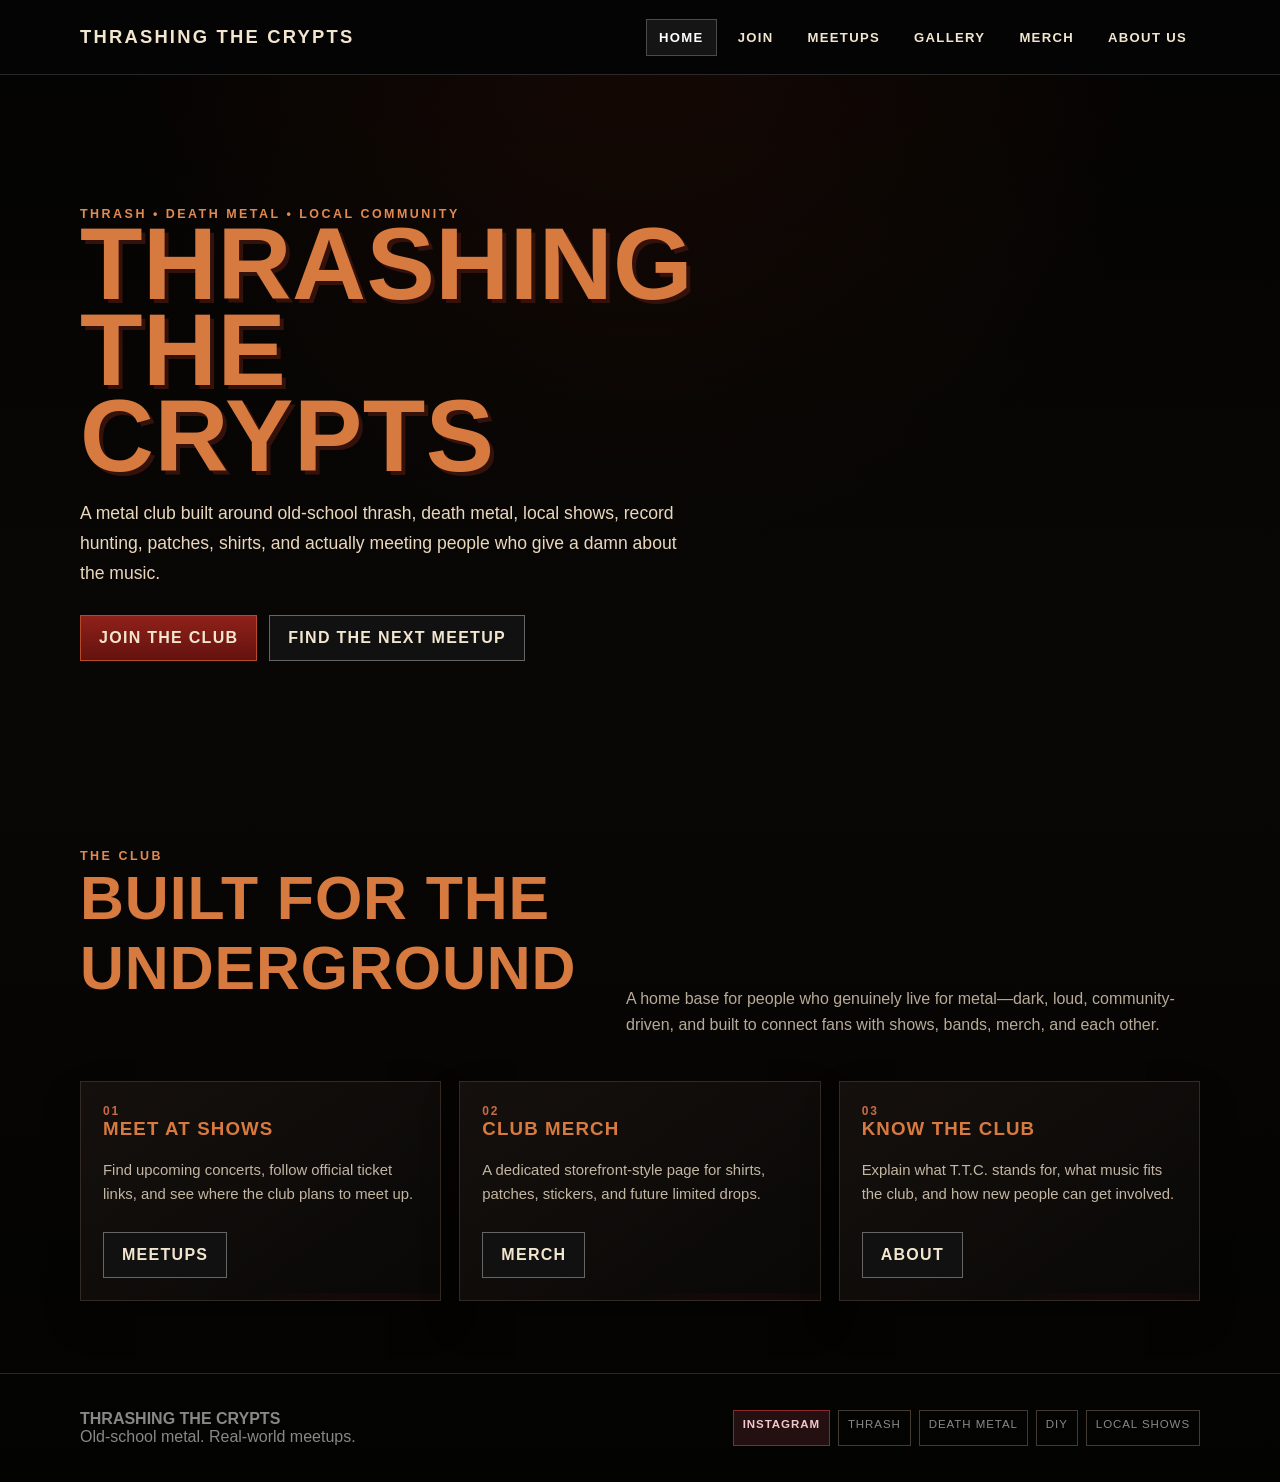
<file: index.html>
<!doctype html>
<html lang="en">
<head>
<meta charset="utf-8">
<meta name="viewport" content="width=device-width,initial-scale=1">
<meta name="theme-color" content="#070707">
<title>Home | Thrashing the Crypts</title>
<meta name="description" content="Thrashing the Crypts — an old-school thrash and death metal club for meetups, shows, merch, and community.">
<link rel="stylesheet" href="styles.css">
<script defer src="script.js"></script>
</head>
<body>
<header>
  <div class="wrap nav">
    <a class="brand" href="index.html"><span>Thrashing the Crypts</span></a>
    <nav><a class="active" href="index.html">Home</a><a class="" href="join.html">Join</a><a class="" href="meetups.html">Meetups</a><a class="" href="gallery.html">Gallery</a><a class="" href="merch.html">Merch</a><a class="" href="about.html">About Us</a></nav>
  </div>
</header>

<main>
<section class="wrap hero">
  <div>
    <div class="eyebrow">Thrash • Death Metal • Local Community</div>
    <h1>Thrashing<br>the Crypts</h1>
    <p class="lead">A metal club built around old-school thrash, death metal, local shows, record hunting, patches, shirts, and actually meeting people who give a damn about the music.</p>
    <div class="actions">
      <a class="btn primary" href="join.html">Join the club</a>
      <a class="btn" href="meetups.html">Find the next meetup</a>
    </div>
  </div>
  <div class="hero-art"></div>
</section>
<section class="section">
  <div class="wrap">
    <div class="section-head"><div><div class="eyebrow">The club</div><h2>Built for the underground</h2></div>
    <p>A home base for people who genuinely live for metal—dark, loud, community-driven, and built to connect fans with shows, bands, merch, and each other.</p></div>
    <div class="grid">
      <article class="card"><div class="kicker">01</div><h3>Meet at shows</h3><p class="meta">Find upcoming concerts, follow official ticket links, and see where the club plans to meet up.</p><a class="btn" href="meetups.html">Meetups</a></article>
      <article class="card"><div class="kicker">02</div><h3>Club merch</h3><p class="meta">A dedicated storefront-style page for shirts, patches, stickers, and future limited drops.</p><a class="btn" href="merch.html">Merch</a></article>
      <article class="card"><div class="kicker">03</div><h3>Know the club</h3><p class="meta">Explain what T.T.C. stands for, what music fits the club, and how new people can get involved.</p><a class="btn" href="about.html">About</a></article>
    </div>
  </div>
</section>
</main>

<footer>
  <div class="wrap footer-row">
    <div><strong>THRASHING THE CRYPTS</strong><br><span>Old-school metal. Real-world meetups.</span></div>
    <div class="badge-row"><a class="badge social-link" href="https://www.instagram.com/thrashing_the_crypts/" target="_blank" rel="noopener">Instagram</a><span class="badge">Thrash</span><span class="badge">Death Metal</span><span class="badge">DIY</span><span class="badge">Local Shows</span></div>
  </div>
</footer>
</body>
</html>
</file>
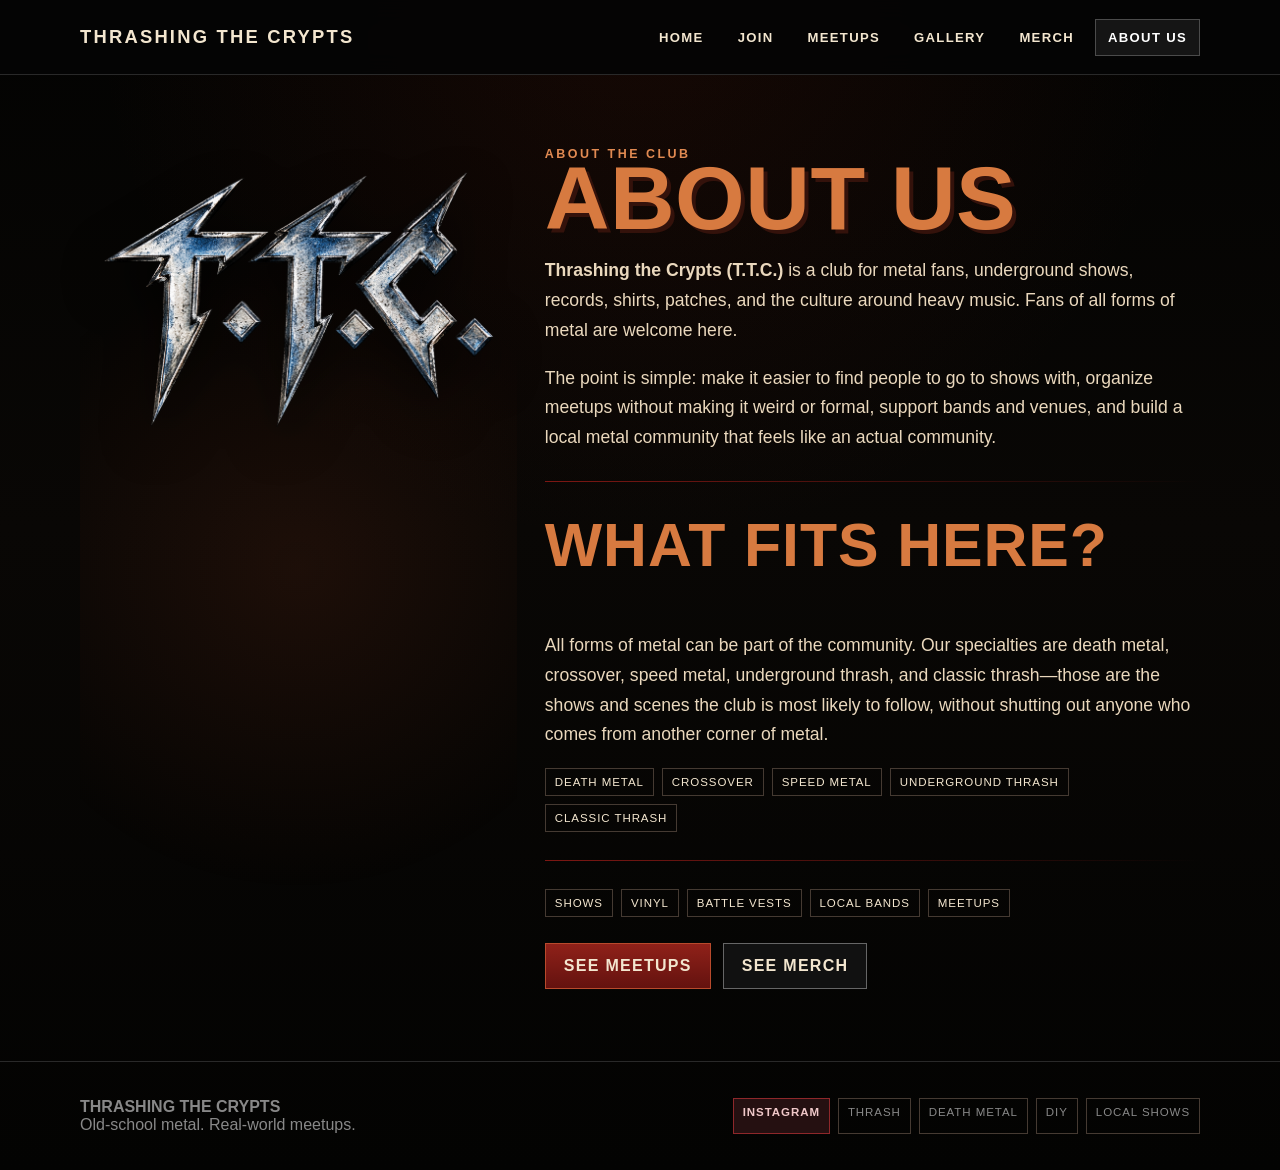
<file: about.html>
<!doctype html>
<html lang="en">
<head>
<meta charset="utf-8">
<meta name="viewport" content="width=device-width,initial-scale=1">
<meta name="theme-color" content="#070707">
<title>About Us | Thrashing the Crypts</title>
<meta name="description" content="Thrashing the Crypts — an old-school thrash and death metal club for meetups, shows, merch, and community.">
<link rel="stylesheet" href="styles.css">
<script defer src="script.js"></script>
</head>
<body>
<header>
  <div class="wrap nav">
    <a class="brand" href="index.html"><span>Thrashing the Crypts</span></a>
    <nav><a class="" href="index.html">Home</a><a class="" href="join.html">Join</a><a class="" href="meetups.html">Meetups</a><a class="" href="gallery.html">Gallery</a><a class="" href="merch.html">Merch</a><a class="active" href="about.html">About Us</a></nav>
  </div>
</header>

<main class="section">
<div class="wrap">
  <div class="about-layout">
    <div class="about-logo"><img src="assets/ttc-logo.png?v=1" alt="Metallic T.T.C. club logo"></div>
    <div>
      <div class="eyebrow">About the club</div>
      <h1 style="font-size:clamp(3rem,7vw,6rem)">About Us</h1>
      <p class="lead"><strong>Thrashing the Crypts (T.T.C.)</strong> is a club for metal fans, underground shows, records, shirts, patches, and the culture around heavy music. Fans of all forms of metal are welcome here.</p>
      <p class="lead">The point is simple: make it easier to find people to go to shows with, organize meetups without making it weird or formal, support bands and venues, and build a local metal community that feels like an actual community.</p>
      <div class="rule"></div>
      <h2>What fits here?</h2>
      <p class="lead">All forms of metal can be part of the community. Our specialties are death metal, crossover, speed metal, underground thrash, and classic thrash—those are the shows and scenes the club is most likely to follow, without shutting out anyone who comes from another corner of metal.</p>
      <div class="badge-row"><span class="badge">Death Metal</span><span class="badge">Crossover</span><span class="badge">Speed Metal</span><span class="badge">Underground Thrash</span><span class="badge">Classic Thrash</span></div>
      <div class="rule"></div>
      <div class="badge-row"><span class="badge">Shows</span><span class="badge">Vinyl</span><span class="badge">Battle Vests</span><span class="badge">Local Bands</span><span class="badge">Meetups</span></div>
      <div class="actions"><a class="btn primary" href="meetups.html">See meetups</a><a class="btn" href="merch.html">See merch</a></div>
    </div>
  </div>
</div>
</main>

<footer>
  <div class="wrap footer-row">
    <div><strong>THRASHING THE CRYPTS</strong><br><span>Old-school metal. Real-world meetups.</span></div>
    <div class="badge-row"><a class="badge social-link" href="https://www.instagram.com/thrashing_the_crypts/" target="_blank" rel="noopener">Instagram</a><span class="badge">Thrash</span><span class="badge">Death Metal</span><span class="badge">DIY</span><span class="badge">Local Shows</span></div>
  </div>
</footer>
</body>
</html>
</file>
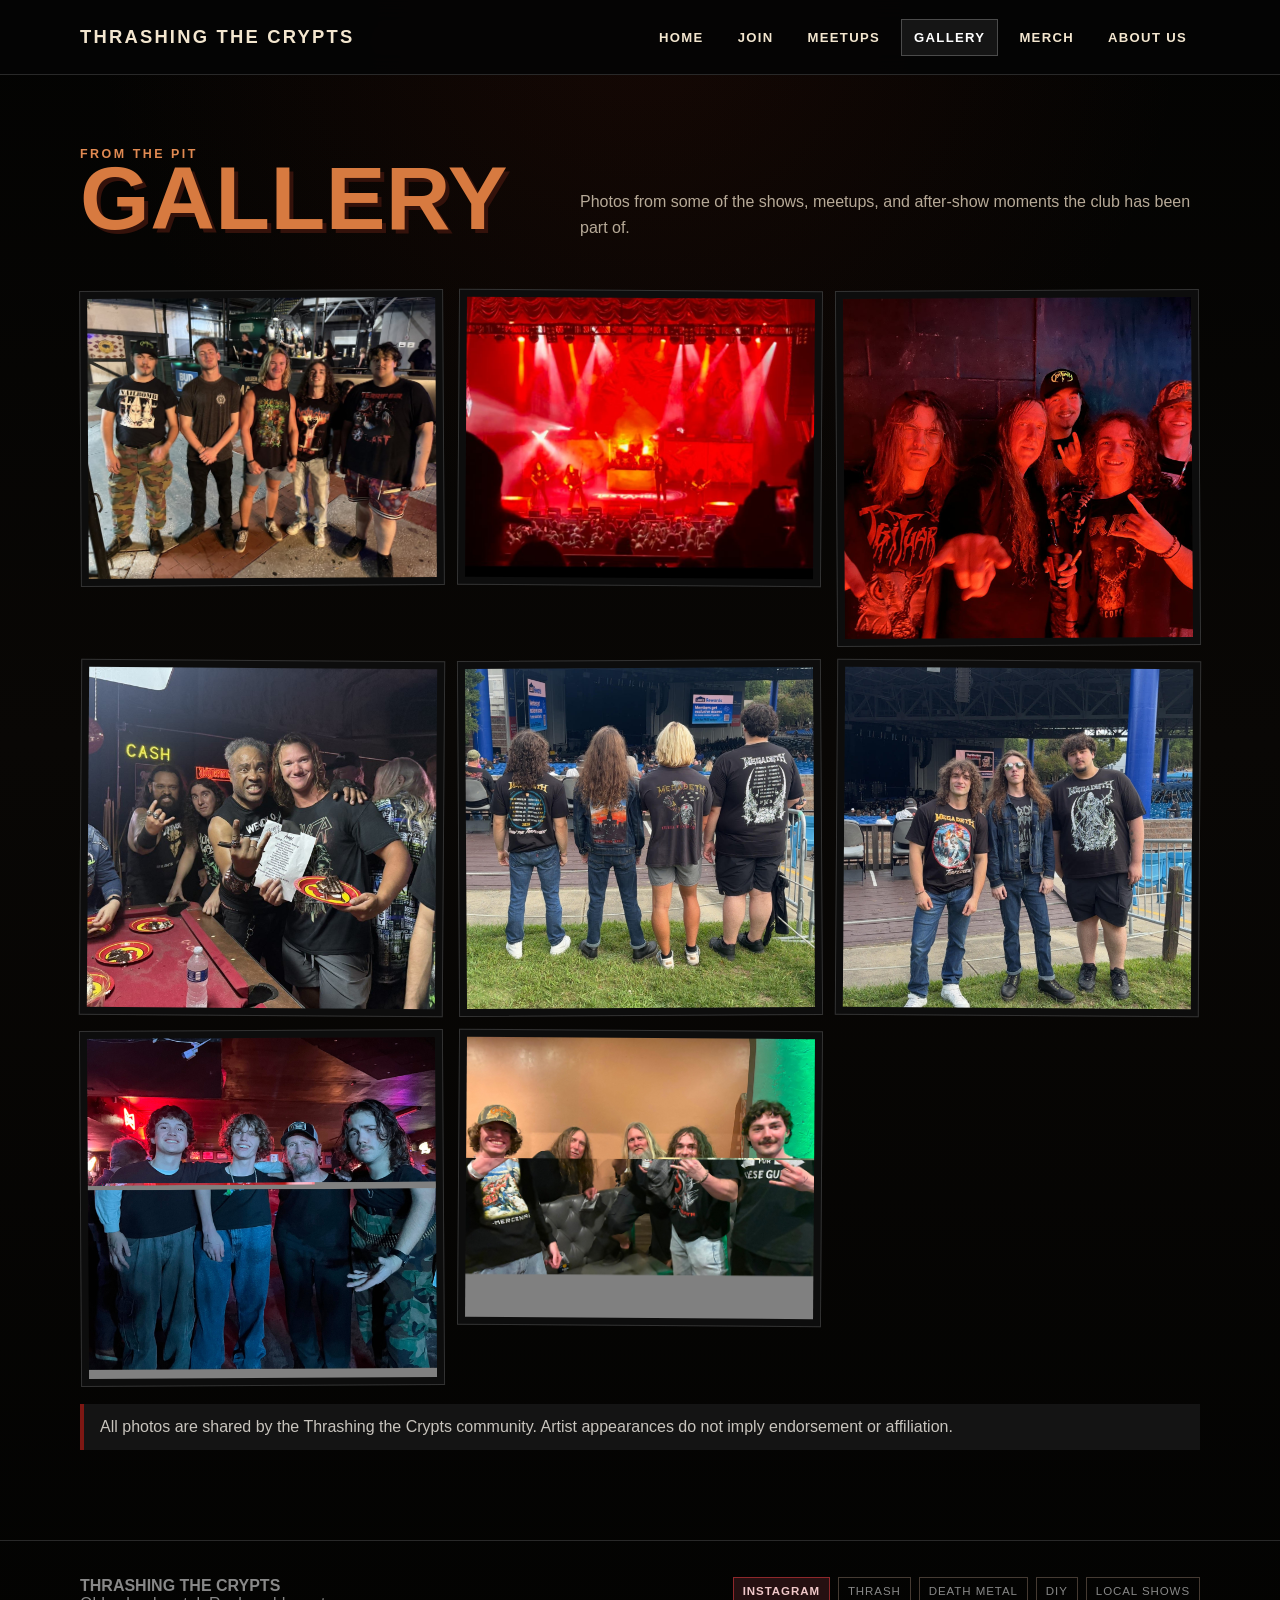
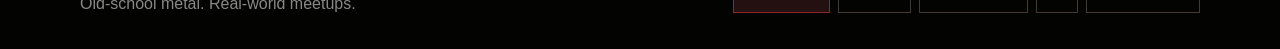
<file: gallery.html>
<!doctype html>
<html lang="en">
<head>
<meta charset="utf-8">
<meta name="viewport" content="width=device-width,initial-scale=1">
<meta name="theme-color" content="#070707">
<title>Gallery | Thrashing the Crypts</title>
<meta name="description" content="Photos from Thrashing the Crypts shows, meetups, and nights in the metal community.">
<link rel="stylesheet" href="styles.css">
<script defer src="script.js"></script>
</head>
<body>
<header>
  <div class="wrap nav">
    <a class="brand" href="index.html"><span>Thrashing the Crypts</span></a>
    <nav><a class="" href="index.html">Home</a><a class="" href="join.html">Join</a><a class="" href="meetups.html">Meetups</a><a class="active" href="gallery.html">Gallery</a><a class="" href="merch.html">Merch</a><a class="" href="about.html">About Us</a></nav>
  </div>
</header>

<main class="section">
  <div class="wrap">
    <div class="section-head gallery-head">
      <div><div class="eyebrow">From the pit</div><h1 style="font-size:clamp(3rem,7vw,6rem)">Gallery</h1></div>
      <p>Photos from some of the shows, meetups, and after-show moments the club has been part of.</p>
    </div>
    <div class="photo-wall">
      <figure class="photo-card wide"><img src="assets/gallery/group-at-venue.jpeg" alt="Five metal fans together at an Exodus show" loading="lazy"></figure>
      <figure class="photo-card wide"><img src="assets/gallery/live-stage-red-lights.jpeg" alt="Kreator performing beneath red stage lights" loading="lazy"></figure>
      <figure class="photo-card"><img src="assets/gallery/artist-meetup-red-light.jpeg" alt="Metal fans meeting Obituary after a show" loading="lazy"></figure>
      <figure class="photo-card"><img src="assets/gallery/artist-meetup-after-show.jpeg" alt="Metal fan meeting Hirax after a show" loading="lazy"></figure>
      <figure class="photo-card"><img src="assets/gallery/megadeth-venue-back-view.jpg" alt="Thrashing the Crypts members facing the stage at a Megadeth show" loading="lazy"></figure>
      <figure class="photo-card"><img src="assets/gallery/megadeth-venue-group.jpg" alt="Thrashing the Crypts members together at a Megadeth show" loading="lazy"></figure>
      <figure class="photo-card"><img src="assets/gallery/club-venue-meetup.jpeg" alt="Thrashing the Crypts members together at a metal venue" loading="lazy"></figure>
      <figure class="photo-card wide"><img src="assets/gallery/club-artist-meetup.jpeg" alt="Thrashing the Crypts members meeting musicians after a show" loading="lazy"></figure>
    </div>
    <div class="notice">All photos are shared by the Thrashing the Crypts community. Artist appearances do not imply endorsement or affiliation.</div>
  </div>
</main>

<footer>
  <div class="wrap footer-row">
    <div><strong>THRASHING THE CRYPTS</strong><br><span>Old-school metal. Real-world meetups.</span></div>
    <div class="badge-row"><a class="badge social-link" href="https://www.instagram.com/thrashing_the_crypts/" target="_blank" rel="noopener">Instagram</a><span class="badge">Thrash</span><span class="badge">Death Metal</span><span class="badge">DIY</span><span class="badge">Local Shows</span></div>
  </div>
</footer>
</body>
</html>
</file>
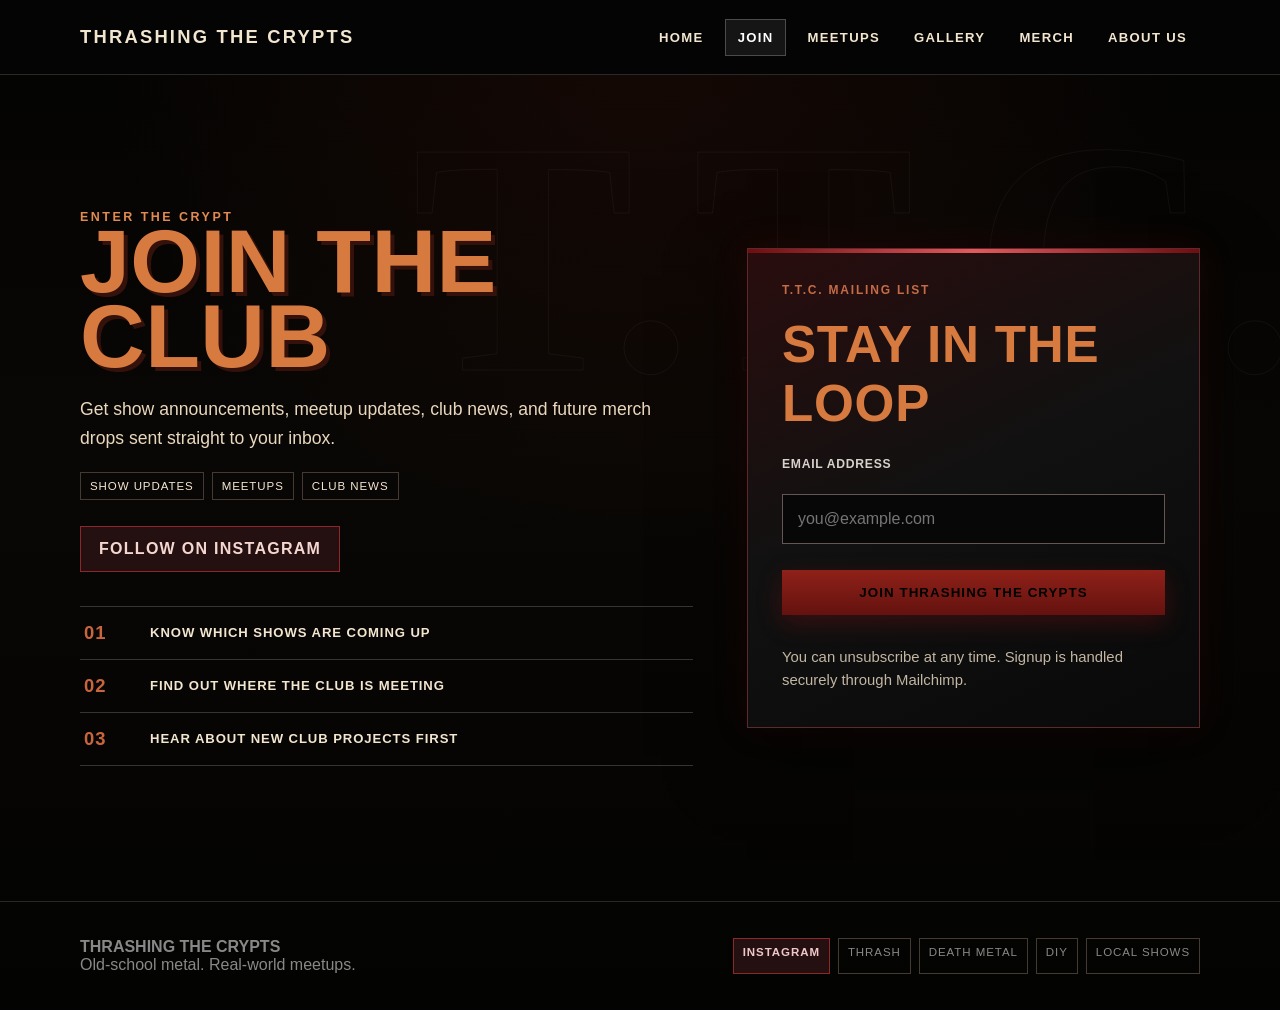
<file: join.html>
<!doctype html>
<html lang="en">
<head>
<meta charset="utf-8">
<meta name="viewport" content="width=device-width,initial-scale=1">
<meta name="theme-color" content="#070707">
<title>Join | Thrashing the Crypts</title>
<meta name="description" content="Join Thrashing the Crypts and get club news, show announcements, and meetup updates by email.">
<link rel="stylesheet" href="styles.css">
</head>
<body>
<header>
  <div class="wrap nav">
    <a class="brand" href="index.html"><span>Thrashing the Crypts</span></a>
    <nav><a href="index.html">Home</a><a class="active" href="join.html">Join</a><a href="meetups.html">Meetups</a><a href="gallery.html">Gallery</a><a href="merch.html">Merch</a><a href="about.html">About Us</a></nav>
  </div>
</header>

<main class="section join-page">
  <div class="wrap join-layout">
    <section class="join-copy">
      <div class="eyebrow">Enter the crypt</div>
      <h1 style="font-size:clamp(3rem,7vw,6rem)">Join the Club</h1>
      <p class="lead">Get show announcements, meetup updates, club news, and future merch drops sent straight to your inbox.</p>
      <div class="badge-row"><span class="badge">Show Updates</span><span class="badge">Meetups</span><span class="badge">Club News</span></div>
      <div class="actions"><a class="btn instagram-btn" href="https://www.instagram.com/thrashing_the_crypts/" target="_blank" rel="noopener">Follow on Instagram</a></div>
      <div class="join-reasons">
        <div><strong>01</strong><span>Know which shows are coming up</span></div>
        <div><strong>02</strong><span>Find out where the club is meeting</span></div>
        <div><strong>03</strong><span>Hear about new club projects first</span></div>
      </div>
    </section>

    <form class="card join-form" action="https://github.us19.list-manage.com/subscribe/post?u=0e53dd7235d04b3a9821296d5&amp;id=3c3d103148&amp;f_id=00f4c2e1f0" method="post" target="_blank">
      <div class="kicker">T.T.C. mailing list</div>
      <h2>Stay in the Loop</h2>
      <label for="join-email">Email address</label>
      <input id="join-email" type="email" name="EMAIL" autocomplete="email" placeholder="you@example.com" required>
      <div class="mailchimp-honeypot" aria-hidden="true"><input type="text" name="b_0e53dd7235d04b3a9821296d5_3c3d103148" tabindex="-1" value=""></div>
      <button class="btn primary" type="submit" name="subscribe">Join Thrashing the Crypts</button>
      <p class="meta">You can unsubscribe at any time. Signup is handled securely through Mailchimp.</p>
    </form>
  </div>
</main>

<footer>
  <div class="wrap footer-row">
    <div><strong>THRASHING THE CRYPTS</strong><br><span>Old-school metal. Real-world meetups.</span></div>
    <div class="badge-row"><a class="badge social-link" href="https://www.instagram.com/thrashing_the_crypts/" target="_blank" rel="noopener">Instagram</a><span class="badge">Thrash</span><span class="badge">Death Metal</span><span class="badge">DIY</span><span class="badge">Local Shows</span></div>
  </div>
</footer>
</body>
</html>
</file>
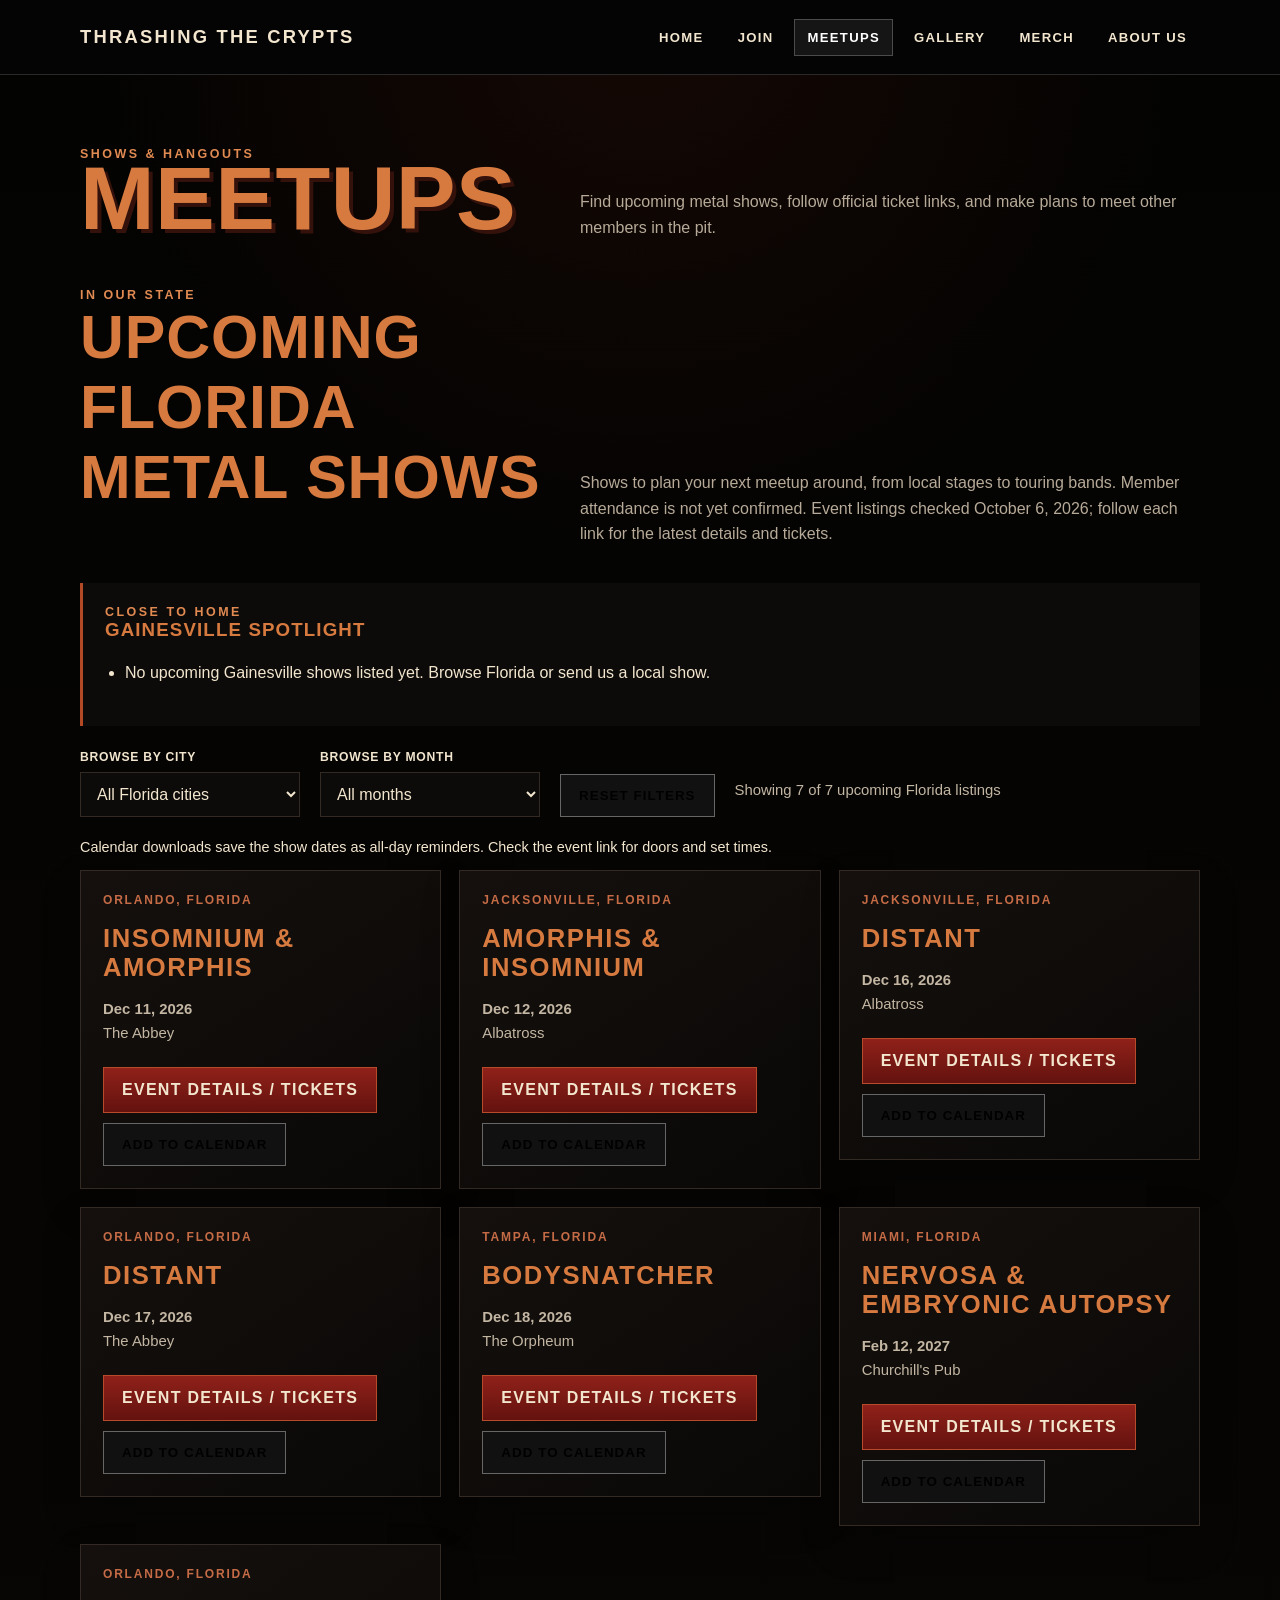
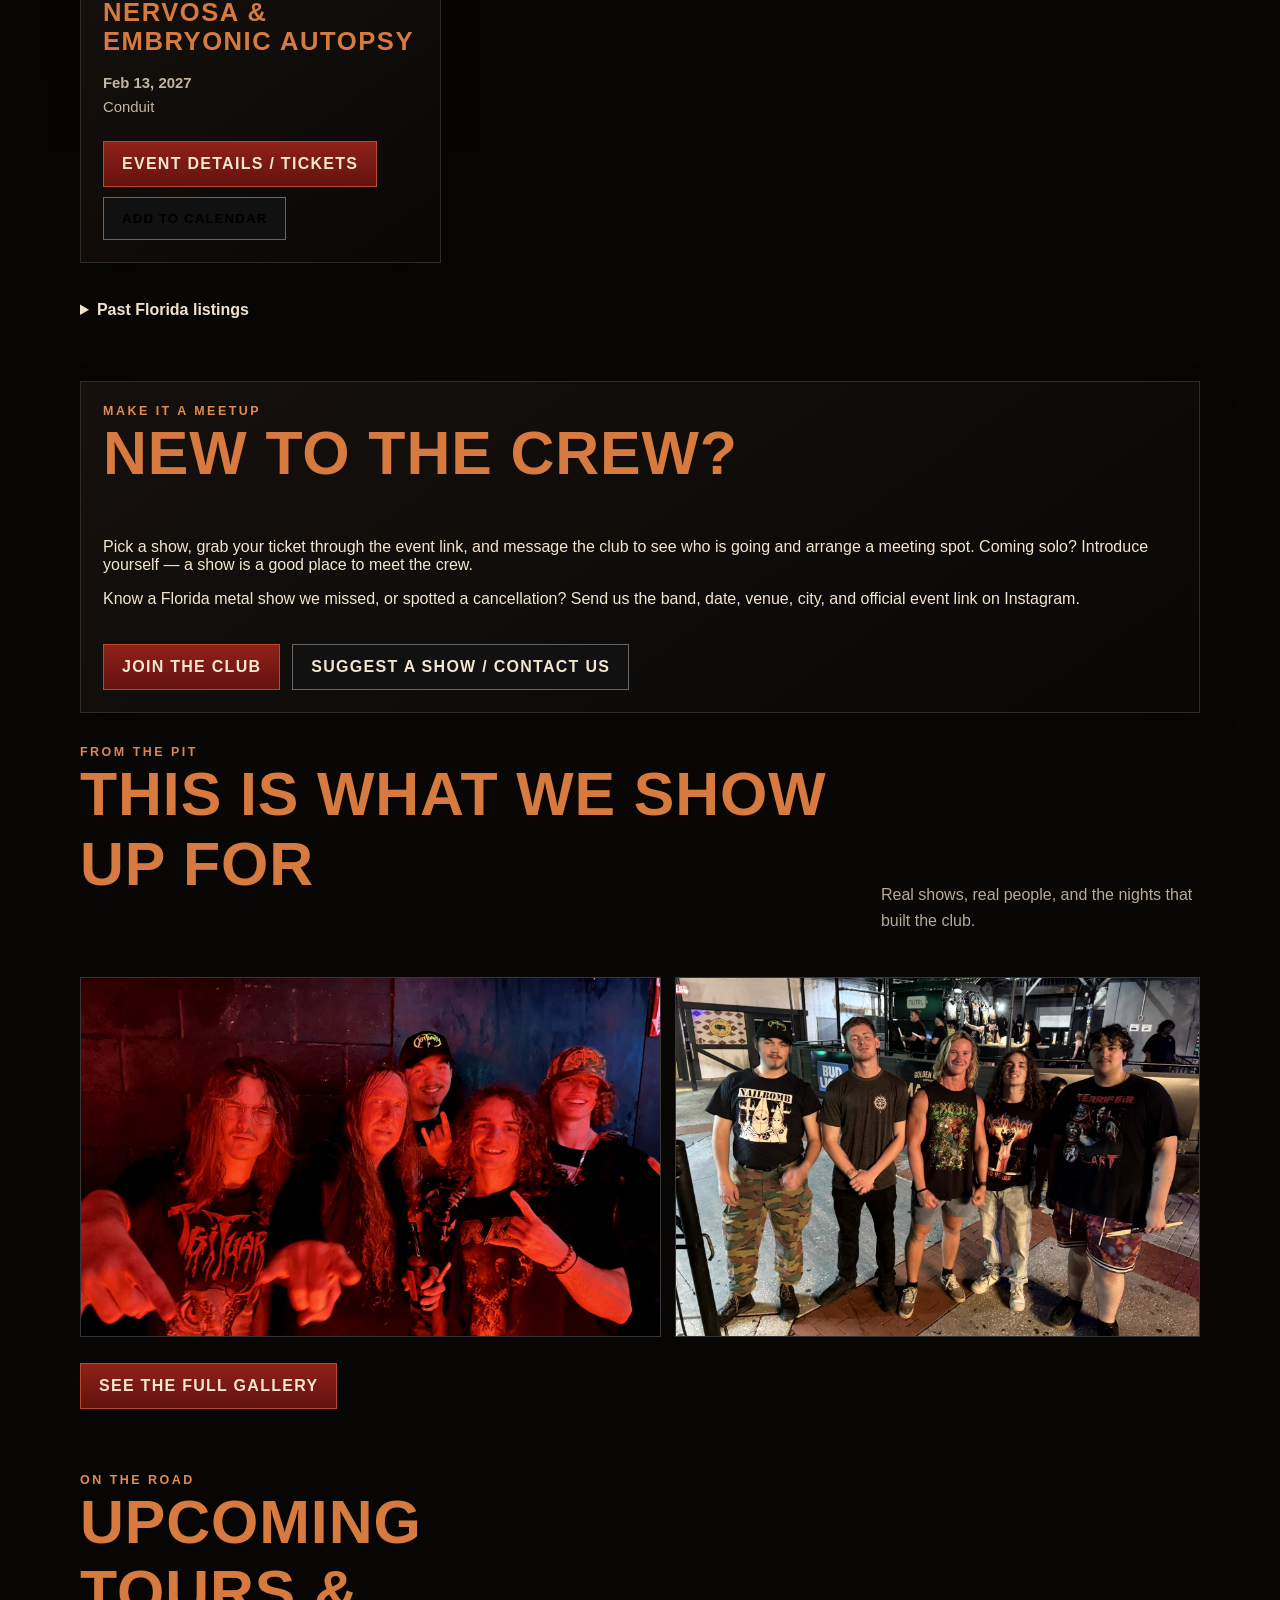
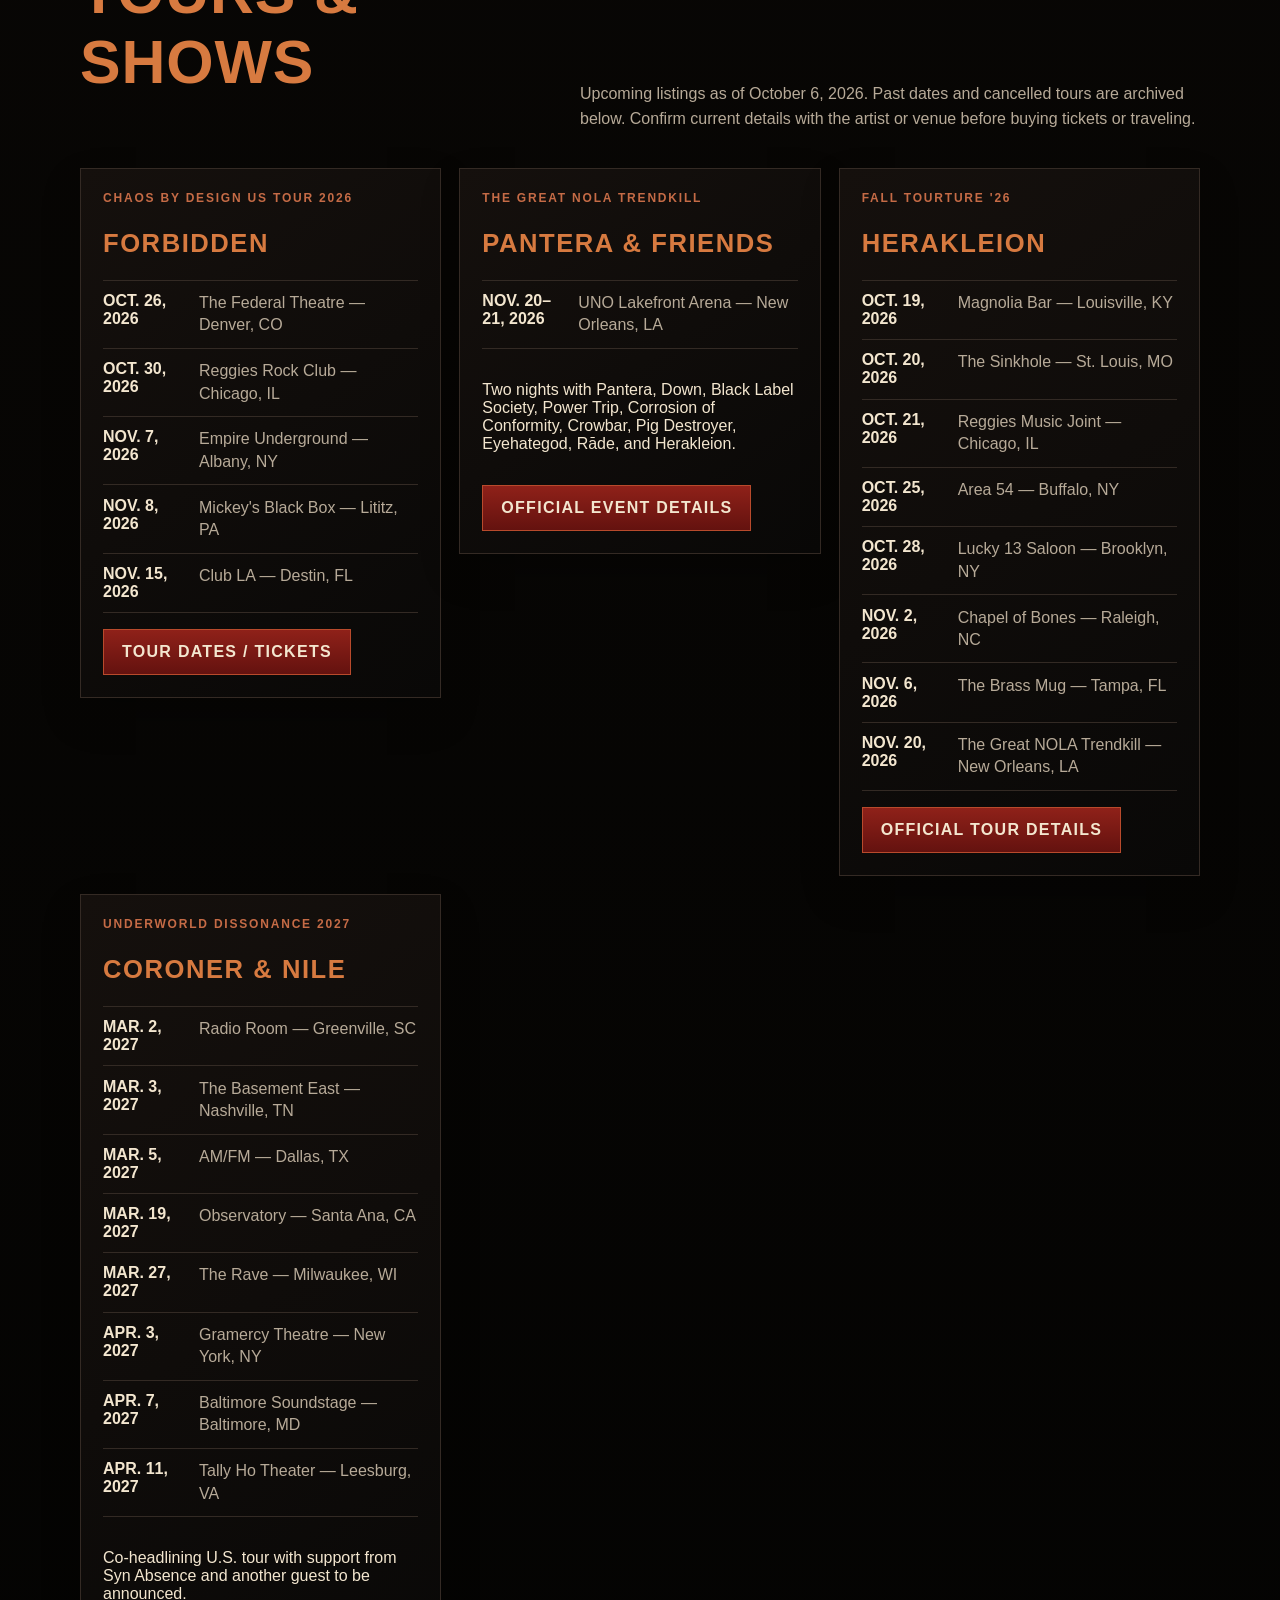
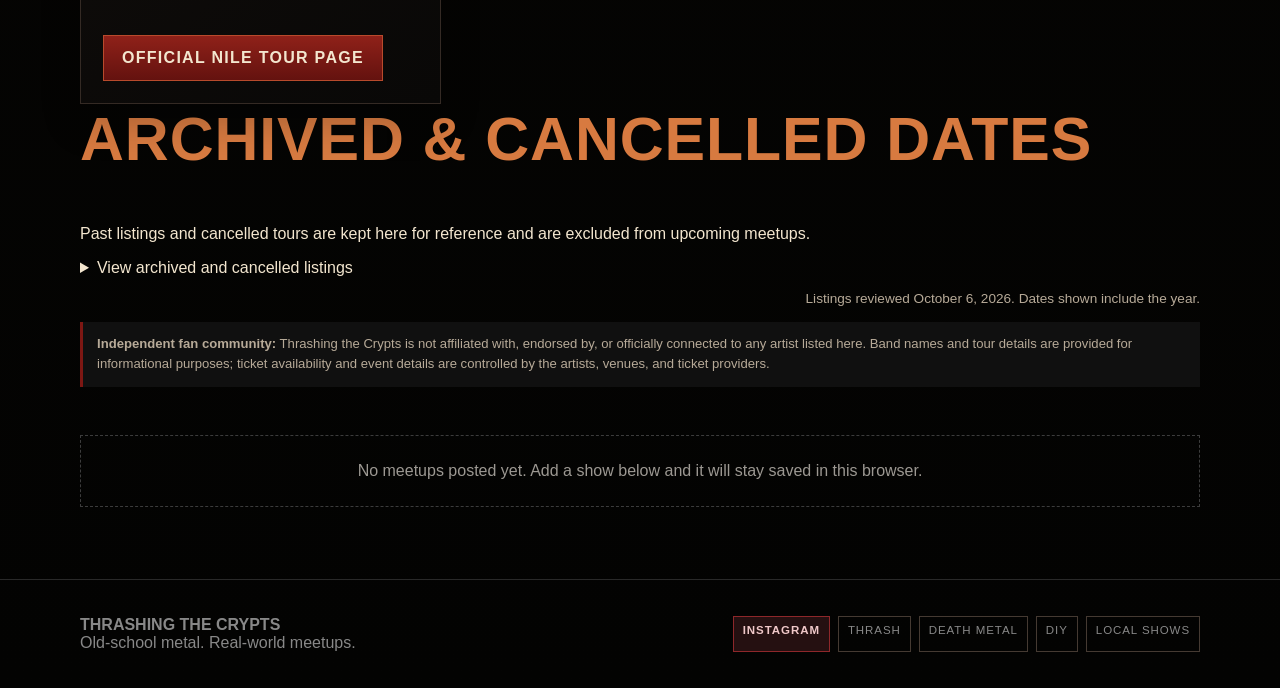
<file: meetups.html>
<!doctype html>
<html lang="en">
<head>
<meta charset="utf-8">
<meta name="viewport" content="width=device-width,initial-scale=1">
<meta name="theme-color" content="#070707">
<title>Meetups | Thrashing the Crypts</title>
<meta name="description" content="Thrashing the Crypts — an old-school thrash and death metal club for meetups, shows, merch, and community.">
<link rel="stylesheet" href="styles.css">
<style>
.florida-controls{display:flex;gap:20px;align-items:end;flex-wrap:wrap;margin-bottom:22px}
.florida-controls select{max-width:100%;min-width:220px;padding:12px;background:var(--panel);color:var(--ink);border:1px solid var(--line);font:inherit}
.florida-controls select:focus-visible{outline:2px solid var(--rust);outline-offset:3px}
.florida-board [hidden]{display:none!important}
.florida-board .tour-card{gap:.6rem}
.florida-board .tour-card .meta{margin:0 0 12px}
.florida-board details{margin-top:24px}
.florida-board summary{cursor:pointer;padding:14px 0;font-weight:bold}
.gainesville-spotlight{margin-bottom:24px;border-left:3px solid var(--rust);padding:22px;background:var(--panel)}
.gainesville-spotlight ul{padding-left:20px;line-height:1.8}
.florida-controls label{display:block;margin-bottom:8px}
.calendar-note{font-size:.9rem}
.meetup-guide{margin:32px 0}
</style>
<script defer src="script.js"></script>
</head>
<body>
<header>
  <div class="wrap nav">
    <a class="brand" href="index.html"><span>Thrashing the Crypts</span></a>
    <nav><a class="" href="index.html">Home</a><a class="" href="join.html">Join</a><a class="active" href="meetups.html">Meetups</a><a class="" href="gallery.html">Gallery</a><a class="" href="merch.html">Merch</a><a class="" href="about.html">About Us</a></nav>
  </div>
</header>

<main class="section">
<div class="wrap">
  <div class="section-head"><div><div class="eyebrow">Shows & hangouts</div><h1 style="font-size:clamp(3rem,7vw,6rem)">Meetups</h1></div>
  <p>Find upcoming metal shows, follow official ticket links, and make plans to meet other members in the pit.</p></div>

    <section class="tour-board florida-board" aria-labelledby="florida-board-title">
    <div class="section-head tour-board-head">
      <div><div class="eyebrow">In our state</div><h2 id="florida-board-title">Upcoming Florida metal shows</h2></div>
      <p>Shows to plan your next meetup around, from local stages to touring bands. Member attendance is not yet confirmed. Event listings checked October 6, 2026; follow each link for the latest details and tickets.</p>
    </div>
    <aside class="gainesville-spotlight" aria-labelledby="gainesville-title">
      <div class="eyebrow">Close to home</div><h3 id="gainesville-title">Gainesville spotlight</h3>
      <ul id="gainesville-picks">
        <li>Oct 17 — Butcher Babies at Heartwood Soundstage</li>
        <li>Oct 23–25 — THE FEST 24 at multiple venues</li>
      </ul>
      <button id="gainesville-filter" class="btn" type="button" hidden>Browse Gainesville shows</button>
    </aside>
    <div class="florida-controls">
      <div><label for="florida-city">Browse by city</label>
        <select id="florida-city">
          <option value="">All Florida cities</option>
          <option value="Bradenton">Bradenton</option>
          <option value="Clearwater">Clearwater</option>
          <option value="Destin">Destin</option>
          <option value="Fort Lauderdale">Fort Lauderdale</option>
          <option value="Gainesville">Gainesville</option>
          <option value="Jacksonville">Jacksonville</option>
          <option value="Miami">Miami</option>
          <option value="Orlando">Orlando</option>
          <option value="St. Petersburg">St. Petersburg</option>
          <option value="Tallahassee">Tallahassee</option>
          <option value="Tampa">Tampa</option>
        </select>
      </div>
      <div><label for="florida-month">Browse by month</label><select id="florida-month" disabled><option value="">All months</option></select></div>
      <button id="florida-reset" class="btn" type="button" hidden>Reset filters</button>
      <p id="florida-count" class="meta" role="status">45 upcoming Florida listings</p>
    </div>
    <p class="calendar-note">Calendar downloads save the show dates as all-day reminders. Check the event link for doors and set times.</p>
    <div id="florida-shows" class="grid tour-grid">
      <article class="card tour-card florida-show" data-city="Orlando" data-end-date="2026-10-07">
        <div class="kicker">Orlando, Florida</div>
        <h3 class="band">He Is Legend</h3>
        <p class="meta"><strong><time datetime="2026-10-07">Oct 7, 2026</time></strong><br>Conduit</p>
        <a class="btn primary" href="https://www.endoxabooking.com/tm-event/he-is-legend-the-time-travel-tour-in-orlando/" target="_blank" rel="noopener">Event details / tickets</a>
      </article>

      <article class="card tour-card florida-show" data-city="Orlando" data-end-date="2026-10-08">
        <div class="kicker">Orlando, Florida</div>
        <h3 class="band">PIG</h3>
        <p class="meta"><strong><time datetime="2026-10-08">Oct 8, 2026</time></strong><br>Conduit</p>
        <a class="btn primary" href="https://www.endoxabooking.com/" target="_blank" rel="noopener">Event details / tickets</a>
      </article>

      <article class="card tour-card florida-show" data-city="Tampa" data-end-date="2026-10-09">
        <div class="kicker">Tampa, Florida</div>
        <h3 class="band">PIG</h3>
        <p class="meta"><strong><time datetime="2026-10-09">Oct 9, 2026</time></strong><br>The Orpheum</p>
        <a class="btn primary" href="https://www.theorpheum.com/" target="_blank" rel="noopener">Event details / tickets</a>
      </article>

      <article class="card tour-card florida-show" data-city="Orlando" data-end-date="2026-10-10">
        <div class="kicker">Orlando, Florida</div>
        <h3 class="band">NiNi &amp; Seven Kingdoms</h3>
        <p class="meta"><strong><time datetime="2026-10-10">Oct 10, 2026</time></strong><br>Conduit</p>
        <a class="btn primary" href="https://www.endoxabooking.com/tm-event/nini-seven-kingdoms-and-more-in-orlando/" target="_blank" rel="noopener">Event details / tickets</a>
      </article>

      <article class="card tour-card florida-show" data-city="Jacksonville" data-end-date="2026-10-11">
        <div class="kicker">Jacksonville, Florida</div>
        <h3 class="band">Spite · Stick To Your Guns · No Cure · Vomit Forth</h3>
        <p class="meta"><strong><time datetime="2026-10-11">Oct 11, 2026</time></strong><br>FIVE</p>
        <a class="btn primary" href="https://fivejax.com/tickets/spite" target="_blank" rel="noopener">Event details / tickets</a>
      </article>

      <article class="card tour-card florida-show" data-city="Tampa" data-end-date="2026-10-11">
        <div class="kicker">Tampa, Florida</div>
        <h3 class="band">NiNi</h3>
        <p class="meta"><strong><time datetime="2026-10-11">Oct 11, 2026</time></strong><br>The Orpheum</p>
        <a class="btn primary" href="https://www.theorpheum.com/" target="_blank" rel="noopener">Event details / tickets</a>
      </article>

      <article class="card tour-card florida-show" data-city="Bradenton" data-end-date="2026-10-12">
        <div class="kicker">Bradenton, Florida</div>
        <h3 class="band">Stick To Your Guns · No Cure · Vomit Forth</h3>
        <p class="meta"><strong><time datetime="2026-10-12">Oct 12, 2026</time></strong><br>Oscura</p>
        <a class="btn primary" href="https://www.endoxabooking.com/tm-event/stick-to-your-guns-no-cure-and-vomit-forth-in-bradenton/" target="_blank" rel="noopener">Event details / tickets</a>
      </article>

      <article class="card tour-card florida-show" data-city="Jacksonville" data-end-date="2026-10-13">
        <div class="kicker">Jacksonville, Florida</div>
        <h3 class="band">Thrown · Norma Jean · Half Me · Boltcutter</h3>
        <p class="meta"><strong><time datetime="2026-10-13">Oct 13, 2026</time></strong><br>Albatross</p>
        <a class="btn primary" href="https://www.endoxabooking.com/tm-event/thrown-norma-jean-half-me-and-boltcutter-in-jacksonville/" target="_blank" rel="noopener">Event details / tickets</a>
      </article>

      <article class="card tour-card florida-show" data-city="Tampa" data-end-date="2026-10-14">
        <div class="kicker">Tampa, Florida</div>
        <h3 class="band">Thrown</h3>
        <p class="meta"><strong><time datetime="2026-10-14">Oct 14, 2026</time></strong><br>The Orpheum</p>
        <a class="btn primary" href="https://www.theorpheum.com/" target="_blank" rel="noopener">Event details / tickets</a>
      </article>

      <article class="card tour-card florida-show" data-city="Orlando" data-end-date="2026-10-15">
        <div class="kicker">Orlando, Florida</div>
        <h3 class="band">Arch Enemy &amp; The Black Dahlia Murder</h3>
        <p class="meta"><strong><time datetime="2026-10-15">Oct 15, 2026</time></strong><br>The Beacham</p>
        <a class="btn primary" href="https://www.visitorlando.com/event/arch-enemy-%2B-the-black-dahlia-murder/34717/" target="_blank" rel="noopener">Event details / tickets</a>
      </article>

      <article class="card tour-card florida-show" data-city="Clearwater" data-end-date="2026-10-16">
        <div class="kicker">Clearwater, Florida</div>
        <h3 class="band">Chad Gray · Butcher Babies · Devil&#39;s Cut</h3>
        <p class="meta"><strong><time datetime="2026-10-16">Oct 16, 2026</time></strong><br>OCC Road House &amp; Museum — Music Hall</p>
        <a class="btn primary" href="https://shop.occroadhouse.com/collections/road-house-nation-presents-chad-gray-w-special-guests-devils-cut-and-butcher-babies-10-16-26" target="_blank" rel="noopener">Event details / tickets</a>
      </article>

      <article class="card tour-card florida-show" data-city="Fort Lauderdale" data-end-date="2026-10-16">
        <div class="kicker">Fort Lauderdale, Florida</div>
        <h3 class="band">Arch Enemy &amp; The Black Dahlia Murder</h3>
        <p class="meta"><strong><time datetime="2026-10-16">Oct 16, 2026</time></strong><br>Revolution Live at the Backyard</p>
        <a class="btn primary" href="https://www.jointherevolution.net/concerts/arch-enemy-the-black-dahlia-murder/" target="_blank" rel="noopener">Event details / tickets</a>
      </article>

      <article class="card tour-card florida-show" data-city="Jacksonville" data-end-date="2026-10-16">
        <div class="kicker">Jacksonville, Florida</div>
        <h3 class="band">sunn O)))</h3>
        <p class="meta"><strong><time datetime="2026-10-16">Oct 16, 2026</time></strong><br>FIVE</p>
        <a class="btn primary" href="https://www.endoxabooking.com/tm-event/sunn-o-in-jacksonville/" target="_blank" rel="noopener">Event details / tickets</a>
      </article>

      <article class="card tour-card florida-show" data-city="Orlando" data-end-date="2026-10-16">
        <div class="kicker">Orlando, Florida</div>
        <h3 class="band">Portrayal of Guilt &amp; Helvetica</h3>
        <p class="meta"><strong><time datetime="2026-10-16">Oct 16, 2026</time></strong><br>Will&#39;s Pub</p>
        <a class="btn primary" href="https://www.endoxabooking.com/tm-event/portrayal-of-guilt-and-helvetica-in-orlando/" target="_blank" rel="noopener">Event details / tickets</a>
      </article>

      <article class="card tour-card florida-show" data-city="Tampa" data-end-date="2026-10-16">
        <div class="kicker">Tampa, Florida</div>
        <h3 class="band">Combichrist</h3>
        <p class="meta"><strong><time datetime="2026-10-16">Oct 16, 2026</time></strong><br>The Orpheum</p>
        <a class="btn primary" href="https://www.theorpheum.com/" target="_blank" rel="noopener">Event details / tickets</a>
      </article>

      <article class="card tour-card florida-show" data-city="Gainesville" data-end-date="2026-10-17">
        <div class="kicker">Gainesville, Florida</div>
        <h3 class="band">Butcher Babies</h3>
        <p class="meta"><strong><time datetime="2026-10-17">Oct 17, 2026</time></strong><br>Heartwood Soundstage</p>
        <a class="btn primary" href="https://app.opendate.io/e/butcher-babies-october-17-2026-741986" target="_blank" rel="noopener">Event details / tickets</a>
      </article>

      <article class="card tour-card florida-show" data-city="Miami" data-end-date="2026-10-17">
        <div class="kicker">Miami, Florida</div>
        <h3 class="band">Portrayal of Guilt · Headfoam · Absolver · Vertical Burial</h3>
        <p class="meta"><strong><time datetime="2026-10-17">Oct 17, 2026</time></strong><br>Churchill&#39;s Pub</p>
        <a class="btn primary" href="https://www.endoxabooking.com/tm-event/portrayal-of-guilt-headfoam-absolver-and-vertical-burial-in-miami/" target="_blank" rel="noopener">Event details / tickets</a>
      </article>

      <article class="card tour-card florida-show" data-city="St. Petersburg" data-end-date="2026-10-18">
        <div class="kicker">St. Petersburg, Florida</div>
        <h3 class="band">Arch Enemy &amp; The Black Dahlia Murder</h3>
        <p class="meta"><strong><time datetime="2026-10-18">Oct 18, 2026</time></strong><br>Jannus Live</p>
        <a class="btn primary" href="https://noclubs.com/events/arch-enemy-the-black-dahlia-murder-wrath-across-north-america-2026/" target="_blank" rel="noopener">Event details / tickets</a>
      </article>

      <article class="card tour-card florida-show" data-city="Jacksonville" data-end-date="2026-10-19">
        <div class="kicker">Jacksonville, Florida</div>
        <h3 class="band">Stryper</h3>
        <p class="meta"><strong><time datetime="2026-10-19">Oct 19, 2026</time></strong><br>FIVE</p>
        <a class="btn primary" href="https://fivejax.com/tickets/stryper" target="_blank" rel="noopener">Event details / tickets</a>
      </article>

      <article class="card tour-card florida-show" data-city="Tampa" data-end-date="2026-10-19">
        <div class="kicker">Tampa, Florida</div>
        <h3 class="band">The Convalescence</h3>
        <p class="meta"><strong><time datetime="2026-10-19">Oct 19, 2026</time></strong><br>The Orpheum</p>
        <a class="btn primary" href="https://www.theorpheum.com/" target="_blank" rel="noopener">Event details / tickets</a>
      </article>

      <article class="card tour-card florida-show" data-city="St. Petersburg" data-end-date="2026-10-20">
        <div class="kicker">St. Petersburg, Florida</div>
        <h3 class="band">Dying Fetus &amp; Sanguisugabogg</h3>
        <p class="meta"><strong><time datetime="2026-10-20">Oct 20, 2026</time></strong><br>Jannus Live</p>
        <a class="btn primary" href="https://www.theorpheum.com/" target="_blank" rel="noopener">Event details / tickets</a>
      </article>

      <article class="card tour-card florida-show" data-city="Gainesville" data-end-date="2026-10-25">
        <div class="kicker">Gainesville, Florida</div>
        <h3 class="band">THE FEST 24 — Torche &amp; Iron Reagan among the lineup</h3>
        <p class="meta"><strong><time datetime="2026-10-23">Oct 23, 2026</time> – <time datetime="2026-10-25">Oct 25, 2026</time></strong><br>Multiple venues — see festival schedule</p>
        <a class="btn primary" href="https://thefestfl.com/" target="_blank" rel="noopener">Event details / tickets</a>
      </article>

      <article class="card tour-card florida-show" data-city="Miami" data-end-date="2026-10-23">
        <div class="kicker">Miami, Florida</div>
        <h3 class="band">Torche · Bleeth · Orbiter · Wastelands · Inscribed</h3>
        <p class="meta"><strong><time datetime="2026-10-23">Oct 23, 2026</time></strong><br>Churchill&#39;s Pub</p>
        <a class="btn primary" href="https://www.endoxabooking.com/tm-event/torche-bleeth-wastelands-inscribed-in-miami/" target="_blank" rel="noopener">Event details / tickets</a>
      </article>

      <article class="card tour-card florida-show" data-city="Orlando" data-end-date="2026-10-23">
        <div class="kicker">Orlando, Florida</div>
        <h3 class="band">Nekrogoblikon · Aborted · Signs of the Swarm · Party Cannon</h3>
        <p class="meta"><strong><time datetime="2026-10-23">Oct 23, 2026</time></strong><br>The Beacham</p>
        <a class="btn primary" href="https://www.endoxabooking.com/tm-event/nekrogoblikon-aborted-signs-of-the-swam-and-party-cannon-in-orlando/" target="_blank" rel="noopener">Event details / tickets</a>
      </article>

      <article class="card tour-card florida-show" data-city="Jacksonville" data-end-date="2026-10-29">
        <div class="kicker">Jacksonville, Florida</div>
        <h3 class="band">GWAR</h3>
        <p class="meta"><strong><time datetime="2026-10-29">Oct 29, 2026</time></strong><br>FIVE</p>
        <a class="btn primary" href="https://fivejax.com/tickets/gwar" target="_blank" rel="noopener">Event details / tickets</a>
      </article>

      <article class="card tour-card florida-show" data-city="Jacksonville" data-end-date="2026-10-30">
        <div class="kicker">Jacksonville, Florida</div>
        <h3 class="band">PeelingFlesh</h3>
        <p class="meta"><strong><time datetime="2026-10-30">Oct 30, 2026</time></strong><br>Albatross</p>
        <a class="btn primary" href="https://www.endoxabooking.com/tm-event/peelingflesh-in-jacksonville/" target="_blank" rel="noopener">Event details / tickets</a>
      </article>

      <article class="card tour-card florida-show" data-city="Orlando" data-end-date="2026-10-31">
        <div class="kicker">Orlando, Florida</div>
        <h3 class="band">Genitorturers &amp; Nathan James</h3>
        <p class="meta"><strong><time datetime="2026-10-31">Oct 31, 2026</time></strong><br>Conduit</p>
        <a class="btn primary" href="https://www.endoxabooking.com/tm-event/genitorturers-live-lewd-tour-in-orlando/" target="_blank" rel="noopener">Event details / tickets</a>
      </article>

      <article class="card tour-card florida-show" data-city="Orlando" data-end-date="2026-11-03">
        <div class="kicker">Orlando, Florida</div>
        <h3 class="band">OK Goodnight · Lux Terminus · Eve</h3>
        <p class="meta"><strong><time datetime="2026-11-03">Nov 3, 2026</time></strong><br>Conduit</p>
        <a class="btn primary" href="https://www.endoxabooking.com/tm-event/ok-goodnight-lux-terminus-and-eve-in-orlando/" target="_blank" rel="noopener">Event details / tickets</a>
      </article>

      <article class="card tour-card florida-show" data-city="Fort Lauderdale" data-end-date="2026-11-04">
        <div class="kicker">Fort Lauderdale, Florida</div>
        <h3 class="band">GWAR · Midnight · Mac Sabbath · X-Cops</h3>
        <p class="meta"><strong><time datetime="2026-11-04">Nov 4, 2026</time></strong><br>Revolution Live</p>
        <a class="btn primary" href="https://www.jointherevolution.net/concerts/gwar-2/" target="_blank" rel="noopener">Event details / tickets</a>
      </article>

      <article class="card tour-card florida-show" data-city="Jacksonville" data-end-date="2026-11-04">
        <div class="kicker">Jacksonville, Florida</div>
        <h3 class="band">Herakleion</h3>
        <p class="meta"><strong><time datetime="2026-11-04">Nov 4, 2026</time></strong><br>The Albatross</p>
        <a class="btn primary" href="https://herakleion.net/news" target="_blank" rel="noopener">Event details / tickets</a>
      </article>

      <article class="card tour-card florida-show" data-city="Orlando" data-end-date="2026-11-05">
        <div class="kicker">Orlando, Florida</div>
        <h3 class="band">GWAR · Midnight · Mac Sabbath · X-Cops</h3>
        <p class="meta"><strong><time datetime="2026-11-05">Nov 5, 2026</time></strong><br>The Beacham</p>
        <a class="btn primary" href="https://www.concertarchives.org/venues/the-beacham" target="_blank" rel="noopener">Event details / tickets</a>
      </article>

      <article class="card tour-card florida-show" data-city="Tallahassee" data-end-date="2026-11-05">
        <div class="kicker">Tallahassee, Florida</div>
        <h3 class="band">Herakleion</h3>
        <p class="meta"><strong><time datetime="2026-11-05">Nov 5, 2026</time></strong><br>The Bark</p>
        <a class="btn primary" href="https://herakleion.net/news" target="_blank" rel="noopener">Event details / tickets</a>
      </article>

      <article class="card tour-card florida-show" data-city="Tampa" data-end-date="2026-11-06">
        <div class="kicker">Tampa, Florida</div>
        <h3 class="band">Herakleion</h3>
        <p class="meta"><strong><time datetime="2026-11-06">Nov 6, 2026</time></strong><br>The Brass Mug</p>
        <a class="btn primary" href="https://herakleion.net/news" target="_blank" rel="noopener">Event details / tickets</a>
      </article>

      <article class="card tour-card florida-show" data-city="Jacksonville" data-end-date="2026-11-07">
        <div class="kicker">Jacksonville, Florida</div>
        <h3 class="band">Girl of Glass</h3>
        <p class="meta"><strong><time datetime="2026-11-07">Nov 7, 2026</time></strong><br>Hard Love</p>
        <a class="btn primary" href="https://www.endoxabooking.com/tm-event/girl-of-glass-in-jacksonville/" target="_blank" rel="noopener">Event details / tickets</a>
      </article>

      <article class="card tour-card florida-show" data-city="Orlando" data-end-date="2026-11-12">
        <div class="kicker">Orlando, Florida</div>
        <h3 class="band">Forbidden</h3>
        <p class="meta"><strong><time datetime="2026-11-12">Nov 12, 2026</time></strong><br>Conduit</p>
        <a class="btn primary" href="https://www.endoxabooking.com/tm-event/forbidden-chaos-by-design-tour-in-orlando/" target="_blank" rel="noopener">Event details / tickets</a>
      </article>

      <article class="card tour-card florida-show" data-city="Destin" data-end-date="2026-11-15">
        <div class="kicker">Destin, Florida</div>
        <h3 class="band">Forbidden</h3>
        <p class="meta"><strong><time datetime="2026-11-15">Nov 15, 2026</time></strong><br>Club LA</p>
        <a class="btn primary" href="https://www.livenation.com/artist/K8vZ917GEf0/forbidden-events" target="_blank" rel="noopener">Event details / tickets</a>
      </article>

      <article class="card tour-card florida-show" data-city="Tampa" data-end-date="2026-11-20">
        <div class="kicker">Tampa, Florida</div>
        <h3 class="band">Miss May I &amp; Born of Osiris</h3>
        <p class="meta"><strong><time datetime="2026-11-20">Nov 20, 2026</time></strong><br>The Orpheum</p>
        <a class="btn primary" href="https://www.endoxabooking.com/tm-event/miss-may-i-x-born-of-osiris-in-tampa/" target="_blank" rel="noopener">Event details / tickets</a>
      </article>

      <article class="card tour-card florida-show" data-city="Fort Lauderdale" data-end-date="2026-11-27">
        <div class="kicker">Fort Lauderdale, Florida</div>
        <h3 class="band">Slaughter To Prevail</h3>
        <p class="meta"><strong><time datetime="2026-11-27">Nov 27, 2026</time></strong><br>Revolution Live</p>
        <a class="btn primary" href="https://www.jointherevolution.net/concerts/slaughter-to-prevail/" target="_blank" rel="noopener">Event details / tickets</a>
      </article>

      <article class="card tour-card florida-show" data-city="Orlando" data-end-date="2026-12-11">
        <div class="kicker">Orlando, Florida</div>
        <h3 class="band">Insomnium &amp; Amorphis</h3>
        <p class="meta"><strong><time datetime="2026-12-11">Dec 11, 2026</time></strong><br>The Abbey</p>
        <a class="btn primary" href="https://www.endoxabooking.com/tm-event/insomnium-amorphis-in-orlando/" target="_blank" rel="noopener">Event details / tickets</a>
      </article>

      <article class="card tour-card florida-show" data-city="Jacksonville" data-end-date="2026-12-12">
        <div class="kicker">Jacksonville, Florida</div>
        <h3 class="band">Amorphis &amp; Insomnium</h3>
        <p class="meta"><strong><time datetime="2026-12-12">Dec 12, 2026</time></strong><br>Albatross</p>
        <a class="btn primary" href="https://www.ticketweb.com/event/amorphis-insomnium-in-jacksonville-albatross-tickets/14282014?pl=endoxa" target="_blank" rel="noopener">Event details / tickets</a>
      </article>

      <article class="card tour-card florida-show" data-city="Jacksonville" data-end-date="2026-12-16">
        <div class="kicker">Jacksonville, Florida</div>
        <h3 class="band">Distant</h3>
        <p class="meta"><strong><time datetime="2026-12-16">Dec 16, 2026</time></strong><br>Albatross</p>
        <a class="btn primary" href="https://www.endoxabooking.com/tm-event/distant-into-despair-tour-in-jacksonville/" target="_blank" rel="noopener">Event details / tickets</a>
      </article>

      <article class="card tour-card florida-show" data-city="Orlando" data-end-date="2026-12-17">
        <div class="kicker">Orlando, Florida</div>
        <h3 class="band">Distant</h3>
        <p class="meta"><strong><time datetime="2026-12-17">Dec 17, 2026</time></strong><br>The Abbey</p>
        <a class="btn primary" href="https://www.endoxabooking.com/tm-event/distant-into-despair-tour-in-orlando/" target="_blank" rel="noopener">Event details / tickets</a>
      </article>

      <article class="card tour-card florida-show" data-city="Tampa" data-end-date="2026-12-18">
        <div class="kicker">Tampa, Florida</div>
        <h3 class="band">Bodysnatcher</h3>
        <p class="meta"><strong><time datetime="2026-12-18">Dec 18, 2026</time></strong><br>The Orpheum</p>
        <a class="btn primary" href="https://www.endoxabooking.com/tm-event/bodysnatchers-christmas-vacation-in-tampa/" target="_blank" rel="noopener">Event details / tickets</a>
      </article>

      <article class="card tour-card florida-show" data-city="Miami" data-end-date="2027-02-12">
        <div class="kicker">Miami, Florida</div>
        <h3 class="band">Nervosa &amp; Embryonic Autopsy</h3>
        <p class="meta"><strong><time datetime="2027-02-12">Feb 12, 2027</time></strong><br>Churchill&#39;s Pub</p>
        <a class="btn primary" href="https://www.ticketweb.com/event/nervosa-embryonic-autopsy-and-more-churchills-pub-tickets/14269484?pl=endoxa" target="_blank" rel="noopener">Event details / tickets</a>
      </article>

      <article class="card tour-card florida-show" data-city="Orlando" data-end-date="2027-02-13">
        <div class="kicker">Orlando, Florida</div>
        <h3 class="band">Nervosa &amp; Embryonic Autopsy</h3>
        <p class="meta"><strong><time datetime="2027-02-13">Feb 13, 2027</time></strong><br>Conduit</p>
        <a class="btn primary" href="https://www.endoxabooking.com/tm-event/nervosa-embryonic-autopsy-and-more-in-orlando/" target="_blank" rel="noopener">Event details / tickets</a>
      </article>
    </div>
    <p id="florida-empty" class="empty-state" hidden>No upcoming shows match these filters. Try another city or month.</p>
    <details id="florida-archive" hidden>
      <summary>Past Florida listings</summary>
      <div id="florida-archive-shows" class="grid tour-grid"></div>
    </details>
  </section>

  <section class="meetup-guide card" aria-labelledby="meetup-guide-title">
    <div class="eyebrow">Make it a meetup</div><h2 id="meetup-guide-title">New to the crew?</h2>
    <p>Pick a show, grab your ticket through the event link, and message the club to see who is going and arrange a meeting spot. Coming solo? Introduce yourself — a show is a good place to meet the crew.</p>
    <p>Know a Florida metal show we missed, or spotted a cancellation? Send us the band, date, venue, city, and official event link on Instagram.</p>
    <div class="actions"><a class="btn primary" href="join.html">Join the club</a><a class="btn" href="https://www.instagram.com/thrashing_the_crypts/" target="_blank" rel="noopener">Suggest a show / contact us</a></div>
  </section>

  <section class="pit-preview" aria-labelledby="pit-preview-title">
    <div class="section-head">
      <div><div class="eyebrow">From the pit</div><h2 id="pit-preview-title">This is what we show up for</h2></div>
      <p>Real shows, real people, and the nights that built the club.</p>
    </div>
    <div class="pit-preview-grid">
      <img src="assets/gallery/artist-meetup-red-light.jpeg" alt="Metal fans meeting Obituary after a show" loading="lazy">
      <img src="assets/gallery/group-at-venue.jpeg" alt="Five metal fans together at a concert venue" loading="lazy">
    </div>
    <div class="actions"><a class="btn primary" href="gallery.html">See the full gallery</a></div>
  </section>

  <section class="tour-board" aria-labelledby="tour-board-title">
    <div class="section-head tour-board-head">
      <div><div class="eyebrow">On the road</div><h2 id="tour-board-title">Upcoming tours &amp; shows</h2></div>
      <p>Upcoming listings as of October 6, 2026. Past dates and cancelled tours are archived below. Confirm current details with the artist or venue before buying tickets or traveling.</p>
    </div>
    <div class="grid tour-grid">
      <article class="card tour-card">
        <div class="kicker">Chaos By Design US Tour 2026</div>
        <h3 class="band">Forbidden</h3>
        <ul class="tour-dates">
          <li><time datetime="2026-10-26">Oct. 26, 2026</time><span>The Federal Theatre — Denver, CO</span></li>
          <li><time datetime="2026-10-30">Oct. 30, 2026</time><span>Reggies Rock Club — Chicago, IL</span></li>
          <li><time datetime="2026-11-07">Nov. 7, 2026</time><span>Empire Underground — Albany, NY</span></li>
          <li><time datetime="2026-11-08">Nov. 8, 2026</time><span>Mickey's Black Box — Lititz, PA</span></li>
          <li><time datetime="2026-11-15">Nov. 15, 2026</time><span>Club LA — Destin, FL</span></li>
        </ul>
        <a class="btn primary" target="_blank" rel="noopener" href="https://www.livenation.com/artist/K8vZ917GEf0/forbidden-events">Tour dates / tickets</a>
      </article>

      <article class="card tour-card">
        <div class="kicker">The Great NOLA Trendkill</div>
        <h3 class="band">Pantera &amp; Friends</h3>
        <ul class="tour-dates">
          <li><time datetime="2026-11-20">Nov. 20–21, 2026</time><span>UNO Lakefront Arena — New Orleans, LA</span></li>
        </ul>
        <p>Two nights with Pantera, Down, Black Label Society, Power Trip, Corrosion of Conformity, Crowbar, Pig Destroyer, Eyehategod, Rāde, and Herakleion.</p>
        <a class="btn primary" target="_blank" rel="noopener" href="https://pantera.com/2026/09/08/the-great-nola-trendkill-nov-20-21-2026-artist-presale-starts-now/">Official event details</a>
      </article>

      <article class="card tour-card">
        <div class="kicker">Fall Tourture '26</div>
        <h3 class="band">Herakleion</h3>
        <ul class="tour-dates">
          <li><time datetime="2026-10-19">Oct. 19, 2026</time><span>Magnolia Bar — Louisville, KY</span></li>
          <li><time datetime="2026-10-20">Oct. 20, 2026</time><span>The Sinkhole — St. Louis, MO</span></li>
          <li><time datetime="2026-10-21">Oct. 21, 2026</time><span>Reggies Music Joint — Chicago, IL</span></li>
          <li><time datetime="2026-10-25">Oct. 25, 2026</time><span>Area 54 — Buffalo, NY</span></li>
          <li><time datetime="2026-10-28">Oct. 28, 2026</time><span>Lucky 13 Saloon — Brooklyn, NY</span></li>
          <li><time datetime="2026-11-02">Nov. 2, 2026</time><span>Chapel of Bones — Raleigh, NC</span></li>
          <li><time datetime="2026-11-06">Nov. 6, 2026</time><span>The Brass Mug — Tampa, FL</span></li>
          <li><time datetime="2026-11-20">Nov. 20, 2026</time><span>The Great NOLA Trendkill — New Orleans, LA</span></li>
        </ul>
        <a class="btn primary" target="_blank" rel="noopener" href="https://herakleion.net/news">Official tour details</a>
      </article>

      <article class="card tour-card">
        <div class="kicker">Underworld Dissonance 2027</div>
        <h3 class="band">Coroner &amp; Nile</h3>
        <ul class="tour-dates">
          <li><time datetime="2027-03-02">Mar. 2, 2027</time><span>Radio Room — Greenville, SC</span></li>
          <li><time datetime="2027-03-03">Mar. 3, 2027</time><span>The Basement East — Nashville, TN</span></li>
          <li><time datetime="2027-03-05">Mar. 5, 2027</time><span>AM/FM — Dallas, TX</span></li>
          <li><time datetime="2027-03-19">Mar. 19, 2027</time><span>Observatory — Santa Ana, CA</span></li>
          <li><time datetime="2027-03-27">Mar. 27, 2027</time><span>The Rave — Milwaukee, WI</span></li>
          <li><time datetime="2027-04-03">Apr. 3, 2027</time><span>Gramercy Theatre — New York, NY</span></li>
          <li><time datetime="2027-04-07">Apr. 7, 2027</time><span>Baltimore Soundstage — Baltimore, MD</span></li>
          <li><time datetime="2027-04-11">Apr. 11, 2027</time><span>Tally Ho Theater — Leesburg, VA</span></li>
        </ul>
        <p>Co-headlining U.S. tour with support from Syn Absence and another guest to be announced.</p>
        <a class="btn primary" target="_blank" rel="noopener" href="https://nile-official.com/">Official Nile tour page</a>
      </article>
    </div>

    <section aria-labelledby="tour-archive-title">
      <h2 id="tour-archive-title">Archived &amp; cancelled dates</h2>
      <p>Past listings and cancelled tours are kept here for reference and are excluded from upcoming meetups.</p>
      <details>
        <summary>View archived and cancelled listings</summary>
        <div class="grid tour-grid">
      <article class="card tour-card">
        <div class="kicker">Cancelled · 2026 North American Shows</div>
        <h3 class="band">Voivod</h3>
        <p><strong>Cancelled tour — these dates are no longer upcoming meetups.</strong></p>
        <ul class="tour-dates">
          <li><time datetime="2026-09-03">Sep. 3, 2026</time><span>Dicken's Pub — Calgary, AB</span></li>
          <li><time datetime="2026-09-04">Sep. 4, 2026</time><span>The Starlite Room — Edmonton, AB</span></li>
          <li><time datetime="2026-09-05">Sep. 5, 2026</time><span>Louis — Saskatoon, SK</span></li>
          <li><time datetime="2026-09-07">Sep. 7, 2026</time><span>Park Theatre — Winnipeg, MB</span></li>
          <li><time datetime="2026-10-08">Oct. 8, 2026</time><span>Westside Bowl — Youngstown, OH</span></li>
          <li><time datetime="2026-10-14">Oct. 14, 2026</time><span>The Abbey — Orlando, FL</span></li>
          <li><time datetime="2026-10-17">Oct. 17, 2026</time><span>Orange Peel — Asheville, NC</span></li>
        </ul>
        <a class="btn" target="_blank" rel="noopener" href="https://www.voivod.com/#shows">Official band updates</a>
      </article>

      <article class="card tour-card">
        <div class="kicker">Past dates · Run For Your Lives World Tour 2026</div>
        <h3 class="band">Iron Maiden</h3>
        <p><strong>Archived — all dates listed below have passed.</strong></p>
        <ul class="tour-dates">
          <li><time datetime="2026-09-03">Sep. 3, 2026</time><span>Parc Jean-Drapeau — Montréal, QC</span></li>
          <li><time datetime="2026-09-05">Sep. 5, 2026</time><span>Sports Illustrated Stadium — Harrison, NJ</span></li>
          <li><time datetime="2026-09-09">Sep. 9, 2026</time><span>TD Garden — Boston, MA</span></li>
          <li><time datetime="2026-09-12">Sep. 12, 2026</time><span>Truliant Amphitheater — Charlotte, NC</span></li>
          <li><time datetime="2026-09-22">Sep. 22, 2026</time><span>Credit Union 1 Amphitheatre — Chicago, IL</span></li>
          <li><time datetime="2026-09-29">Sep. 29, 2026</time><span>Alamodome — San Antonio, TX</span></li>
        </ul>
        <a class="btn" target="_blank" rel="noopener" href="https://www.ironmaiden.com/tour/run-for-your-lives-world-tour-2026/">Official tour information</a>
      </article>

      <article class="card tour-card">
        <div class="kicker">Past dates · Toxic Mercenaries Tour 2026</div>
        <h3 class="band">Gammacide</h3>
        <p><strong>Archived — all dates listed below have passed.</strong></p>
        <ul class="tour-dates">
          <li><time datetime="2026-09-18">Sep. 18, 2026</time><span>Blades of Steel — Madison, WI</span></li>
          <li><time datetime="2026-09-19">Sep. 19, 2026</time><span>21 Rock — Arnold, MO</span></li>
          <li><time datetime="2026-09-20">Sep. 20, 2026</time><span>The Boman with Soulfly — Tulsa, OK</span></li>
        </ul>
        <a class="btn" target="_blank" rel="noopener" href="https://www.bandsintown.com/a/75939-gammacide">Historical tour information</a>
      </article>
        </div>
      </details>
    </section>
    <p class="tour-updated">Listings reviewed October 6, 2026. Dates shown include the year.</p>
    <p class="tour-disclaimer"><strong>Independent fan community:</strong> Thrashing the Crypts is not affiliated with, endorsed by, or officially connected to any artist listed here. Band names and tour details are provided for informational purposes; ticket availability and event details are controlled by the artists, venues, and ticket providers.</p>
  </section>

  <div id="meetup-list" class="grid"></div>

</div>
</main>

<footer>
  <div class="wrap footer-row">
    <div><strong>THRASHING THE CRYPTS</strong><br><span>Old-school metal. Real-world meetups.</span></div>
    <div class="badge-row"><a class="badge social-link" href="https://www.instagram.com/thrashing_the_crypts/" target="_blank" rel="noopener">Instagram</a><span class="badge">Thrash</span><span class="badge">Death Metal</span><span class="badge">DIY</span><span class="badge">Local Shows</span></div>
  </div>
</footer>
<script>
(() => {
  const city = document.getElementById("florida-city");
  const month = document.getElementById("florida-month");
  const reset = document.getElementById("florida-reset");
  const host = document.getElementById("florida-shows");
  const archive = document.getElementById("florida-archive");
  const archiveHost = document.getElementById("florida-archive-shows");
  const count = document.getElementById("florida-count");
  const empty = document.getElementById("florida-empty");
  const parts = Object.fromEntries(new Intl.DateTimeFormat("en-US", {
    timeZone: "America/New_York", year: "numeric", month: "2-digit", day: "2-digit"
  }).formatToParts(new Date()).map(part => [part.type, part.value]));
  const today = parts.year + "-" + parts.month + "-" + parts.day;
  host.querySelectorAll(".florida-show").forEach(card => {
    if (card.dataset.endDate < today) {
      card.querySelector(".kicker").textContent = "Past date · " + card.dataset.city + ", Florida";
      card.querySelector(".btn").classList.remove("primary");
      archiveHost.appendChild(card);
      archive.hidden = false;
    }
  });
  const cards = Array.from(host.querySelectorAll(".florida-show"));
  const months = new Set();
  cards.forEach(card => {
    const start = card.querySelector("time").dateTime;
    let cursor = start.slice(0, 7);
    while (cursor <= card.dataset.endDate.slice(0, 7)) {
      months.add(cursor);
      const [year, number] = cursor.split("-").map(Number);
      cursor = number === 12 ? (year + 1) + "-01" : year + "-" + String(number + 1).padStart(2, "0");
    }
    const calendar = document.createElement("button");
    calendar.type = "button";
    calendar.className = "btn calendar-download";
    calendar.textContent = "Add to calendar";
    calendar.setAttribute("aria-label", "Add " + card.querySelector("h3").textContent + " in " + card.dataset.city + " to calendar");
    calendar.addEventListener("click", () => {
      const escape = value => value.replace(/\\/g, "\\\\").replace(/\r?\n/g, "\\n").replace(/;/g, "\\;").replace(/,/g, "\\,");
      const end = new Date(card.dataset.endDate + "T00:00:00Z");
      end.setUTCDate(end.getUTCDate() + 1);
      const url = card.querySelector("a").href;
      const title = card.querySelector("h3").textContent;
      const venue = card.querySelector(".meta").textContent.slice(card.querySelector("strong").textContent.length).trim();
      const lines = ["BEGIN:VCALENDAR", "VERSION:2.0", "PRODID:-//Thrashing the Crypts//Florida Shows//EN", "CALSCALE:GREGORIAN", "BEGIN:VEVENT",
        "UID:" + start + "-" + (card.dataset.city + "-" + title).toLowerCase().replace(/[^a-z0-9]+/g, "-") + "@thrashing-the-crypts",
        "DTSTAMP:" + new Date().toISOString().replace(/[-:]/g, "").replace(/\.\d{3}/, ""),
        "DTSTART;VALUE=DATE:" + start.replace(/-/g, ""), "DTEND;VALUE=DATE:" + end.toISOString().slice(0, 10).replace(/-/g, ""),
        "SUMMARY:" + escape(title), "LOCATION:" + escape(venue + ", " + card.dataset.city + ", Florida"),
        "DESCRIPTION:" + escape("Show date reminder. Check the event link for doors and set times. Member attendance is not confirmed. " + url),
        "URL:" + url, "END:VEVENT", "END:VCALENDAR"];
      // Fold long content lines at 75 UTF-8 bytes for calendar compatibility.
      const folded = lines.map(line => {
        let result = "", bytes = 0;
        for (const character of line) {
          const size = new TextEncoder().encode(character).length;
          if (bytes + size > 75) { result += "\r\n "; bytes = 1; }
          result += character; bytes += size;
        }
        return result;
      }).join("\r\n") + "\r\n";
      const download = document.createElement("a");
      download.href = URL.createObjectURL(new Blob([folded], {type: "text/calendar;charset=utf-8"}));
      download.download = start + "-" + title.toLowerCase().replace(/[^a-z0-9]+/g, "-").slice(0, 70) + ".ics";
      document.body.appendChild(download); download.click(); download.remove();
      setTimeout(() => URL.revokeObjectURL(download.href), 1000);
    });
    card.appendChild(calendar);
  });
  Array.from(months).sort().forEach(value => {
    const option = document.createElement("option");
    option.value = value;
    option.textContent = new Intl.DateTimeFormat("en-US", {month: "long", year: "numeric", timeZone: "UTC"}).format(new Date(value + "-01T00:00:00Z"));
    month.appendChild(option);
  });
  month.disabled = false;
  reset.hidden = false;
  const picks = document.getElementById("gainesville-picks");
  picks.replaceChildren();
  const local = cards.filter(card => card.dataset.city === "Gainesville");
  local.slice(0, 3).forEach(card => {
    const item = document.createElement("li");
    const link = document.createElement("a");
    link.href = card.querySelector("a").href;
    link.target = "_blank"; link.rel = "noopener";
    link.textContent = card.querySelector("strong").textContent + " — " + card.querySelector("h3").textContent;
    item.appendChild(link); picks.appendChild(item);
  });
  if (!local.length) {
    const item = document.createElement("li");
    item.textContent = "No upcoming Gainesville shows listed yet. Browse Florida or send us a local show.";
    picks.appendChild(item);
  }
  const localFilter = document.getElementById("gainesville-filter");
  localFilter.hidden = !local.length;
  const filter = () => {
    let visible = 0;
    cards.forEach(card => {
      const start = card.querySelector("time").dateTime.slice(0, 7);
      card.hidden = Boolean((city.value && card.dataset.city !== city.value) || (month.value && (month.value < start || month.value > card.dataset.endDate.slice(0, 7))));
      if (!card.hidden) visible++;
    });
    count.textContent = "Showing " + visible + " of " + cards.length + " upcoming Florida listings";
    empty.hidden = visible !== 0;
  };
  city.addEventListener("change", filter);
  month.addEventListener("change", filter);
  reset.addEventListener("click", () => { city.value = ""; month.value = ""; filter(); });
  localFilter.addEventListener("click", () => { city.value = "Gainesville"; month.value = ""; filter(); city.focus(); });
  filter();
})();
</script>
</body>
</html>
</file>
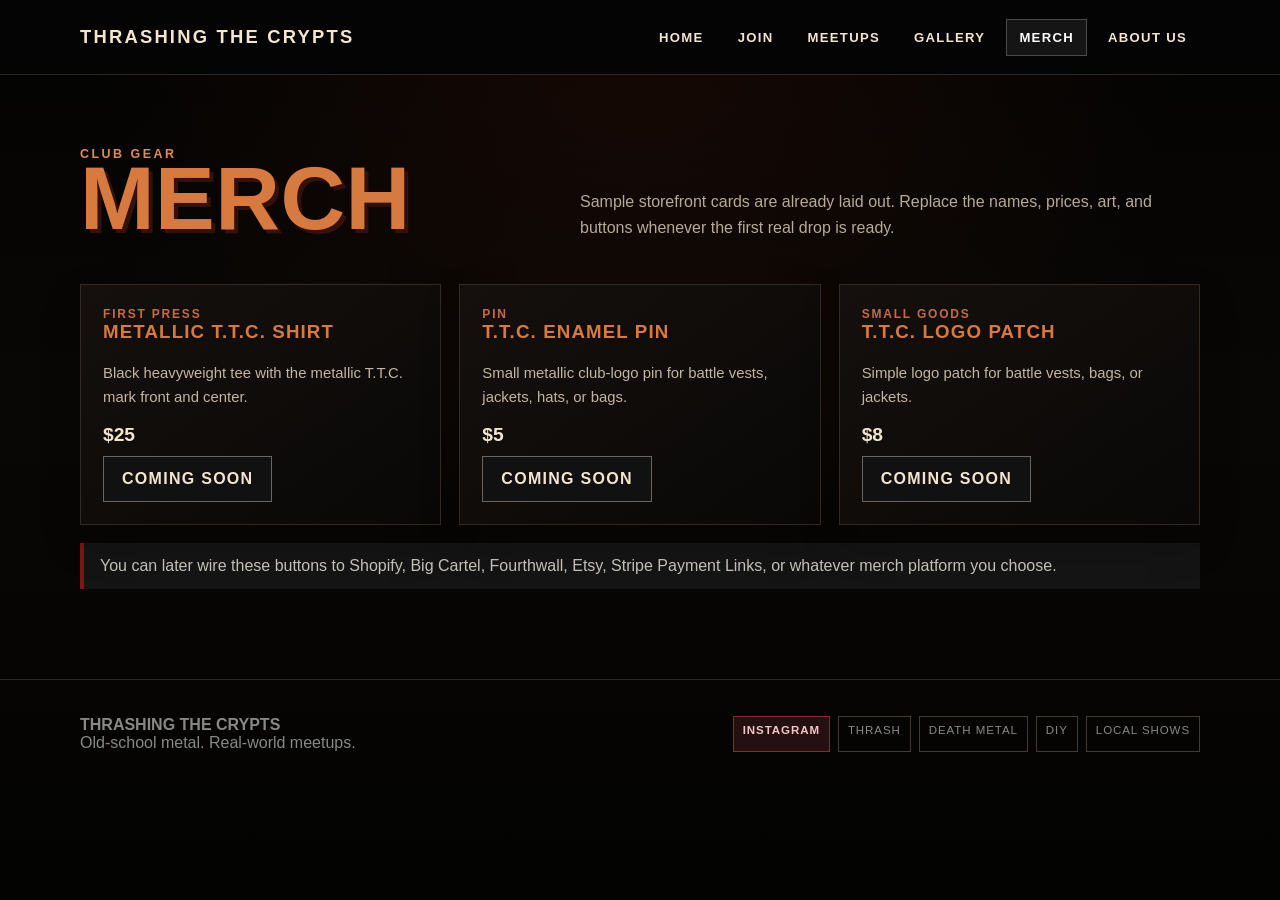
<file: merch.html>
<!doctype html>
<html lang="en">
<head>
<meta charset="utf-8">
<meta name="viewport" content="width=device-width,initial-scale=1">
<meta name="theme-color" content="#070707">
<title>Merch | Thrashing the Crypts</title>
<meta name="description" content="Thrashing the Crypts — an old-school thrash and death metal club for meetups, shows, merch, and community.">
<link rel="stylesheet" href="styles.css">
<script defer src="script.js"></script>
</head>
<body>
<header>
  <div class="wrap nav">
    <a class="brand" href="index.html"><span>Thrashing the Crypts</span></a>
    <nav><a class="" href="index.html">Home</a><a class="" href="join.html">Join</a><a class="" href="meetups.html">Meetups</a><a class="" href="gallery.html">Gallery</a><a class="active" href="merch.html">Merch</a><a class="" href="about.html">About Us</a></nav>
  </div>
</header>

<main class="section">
<div class="wrap">
  <div class="section-head"><div><div class="eyebrow">Club gear</div><h1 style="font-size:clamp(3rem,7vw,6rem)">Merch</h1></div>
  <p>Sample storefront cards are already laid out. Replace the names, prices, art, and buttons whenever the first real drop is ready.</p></div>
  <div class="grid">
    <article class="card product"><div class="kicker">First press</div><h3>Metallic T.T.C. Shirt</h3><p class="meta">Black heavyweight tee with the metallic T.T.C. mark front and center.</p><div class="price">$25</div><span class="btn">Coming soon</span></article>
    <article class="card product"><div class="kicker">Pin</div><h3>T.T.C. Enamel Pin</h3><p class="meta">Small metallic club-logo pin for battle vests, jackets, hats, or bags.</p><div class="price">$5</div><span class="btn">Coming soon</span></article>
    <article class="card product"><div class="kicker">Small goods</div><h3>T.T.C. Logo Patch</h3><p class="meta">Simple logo patch for battle vests, bags, or jackets.</p><div class="price">$8</div><span class="btn">Coming soon</span></article>
  </div>
  <div class="notice">You can later wire these buttons to Shopify, Big Cartel, Fourthwall, Etsy, Stripe Payment Links, or whatever merch platform you choose.</div>
</div>
</main>

<footer>
  <div class="wrap footer-row">
    <div><strong>THRASHING THE CRYPTS</strong><br><span>Old-school metal. Real-world meetups.</span></div>
    <div class="badge-row"><a class="badge social-link" href="https://www.instagram.com/thrashing_the_crypts/" target="_blank" rel="noopener">Instagram</a><span class="badge">Thrash</span><span class="badge">Death Metal</span><span class="badge">DIY</span><span class="badge">Local Shows</span></div>
  </div>
</footer>
</body>
</html>
</file>
<file: styles.css>
:root{
  --bg:#040403;
  --panel:#0d0b09;
  --panel2:#16110d;
  --ink:#f3e6cf;
  --muted:#b7aa98;
  --red:#7d1713;
  --rust:#b44925;
  --steel:#b6aea2;
  --line:#332a24;
}
*{box-sizing:border-box}
html{scroll-behavior:smooth}
body{
  margin:0;
  background:
    radial-gradient(circle at top, rgba(117,33,14,.16), transparent 34rem),
    linear-gradient(180deg,#030302,#090705 45%,#030302);
  color:var(--ink);
  font-family:"Arial Narrow",Arial,Helvetica,sans-serif;
  min-height:100vh;
}
a{color:inherit}
.wrap{width:min(1120px,calc(100% - 32px));margin:auto}
header{
  position:sticky;top:0;z-index:20;
  background:rgba(5,5,5,.92);
  border-bottom:1px solid #292929;
  backdrop-filter:blur(12px);
}
.nav{display:flex;align-items:center;justify-content:space-between;gap:20px;min-height:74px}
.brand{display:flex;align-items:center;gap:13px;text-decoration:none;font-weight:900;letter-spacing:.08em}
.brand img{width:76px;height:48px;object-fit:contain;filter:drop-shadow(0 0 8px rgba(255,255,255,.14))}
.brand span{font-family:Impact,Haettenschweiler,"Arial Narrow Bold",sans-serif;text-transform:uppercase;font-size:1.15rem;letter-spacing:.12em}
nav{display:flex;gap:8px;flex-wrap:wrap}
nav a{
  text-decoration:none;text-transform:uppercase;font-weight:800;
  font-size:.82rem;letter-spacing:.1em;padding:10px 12px;border:1px solid transparent;
}
nav a:hover,nav a.active{border-color:#4b4b4b;background:#151515;color:#fff}
.hero{
  min-height:78vh;display:grid;grid-template-columns:1.15fr .85fr;
  gap:36px;align-items:center;padding:60px 0 44px;
}
.eyebrow{color:#e18a52;font-weight:900;letter-spacing:.2em;text-transform:uppercase;font-size:.78rem}
h1,h2,h3{font-family:Impact,Haettenschweiler,"Arial Narrow Bold",sans-serif;text-transform:uppercase;margin-top:0;font-weight:900;color:#d77a40}
h1{font-size:clamp(3.2rem,8vw,7.2rem);line-height:.84;letter-spacing:.005em;margin-bottom:20px;text-shadow:4px 4px 0 #34120b}
h2{font-size:clamp(2rem,5vw,3.8rem);letter-spacing:.015em}
h3{letter-spacing:.06em}
.lead{font-size:1.1rem;line-height:1.7;color:#ead8bd;max-width:700px}
.hero-art{display:flex;align-items:center;justify-content:center}
.hero-art img{width:min(100%,520px);max-height:620px;object-fit:contain;filter:drop-shadow(0 20px 30px #000)}
.actions{display:flex;gap:12px;flex-wrap:wrap;margin-top:26px}
.btn{
  display:inline-block;text-decoration:none;font-weight:900;text-transform:uppercase;
  letter-spacing:.08em;border:1px solid #666;padding:13px 18px;background:#111;
}
.btn.primary{background:linear-gradient(180deg,#8f2119,#64120f);border-color:#b84a2c}
.btn:hover{transform:translateY(-1px);filter:brightness(1.12)}
.section{padding:72px 0}
.section.tight{padding-top:35px}
.section-head{display:flex;justify-content:space-between;align-items:end;gap:24px;margin-bottom:28px}
.section-head p{max-width:620px;color:var(--muted);line-height:1.6}
.grid{display:grid;grid-template-columns:repeat(3,1fr);gap:18px}
.card{
  background:linear-gradient(145deg,#15100d,#090807);
  border:1px solid #342a24;padding:22px;position:relative;overflow:hidden;
  box-shadow:0 18px 36px rgba(0,0,0,.22);
}
.card::after{
  content:"";position:absolute;inset:auto -30% -80% 30%;height:180px;
  background:radial-gradient(circle,rgba(177,21,25,.15),transparent 70%);
}
.kicker{font-size:.75rem;text-transform:uppercase;color:#c56b46;letter-spacing:.15em;font-weight:900}
.meta{color:#c3b6a3;line-height:1.6;font-size:.93rem}
.card .btn{position:relative;z-index:2;margin-top:10px}
.band{font-size:1.6rem;margin:8px 0 6px}
.form-grid{display:grid;grid-template-columns:repeat(2,1fr);gap:14px}
label{display:block;font-weight:800;text-transform:uppercase;letter-spacing:.06em;font-size:.76rem;margin-bottom:7px}
input,textarea{
  width:100%;background:#0a0a0a;color:white;border:1px solid #404040;padding:12px;font:inherit;
}
textarea{min-height:110px;resize:vertical}
.full{grid-column:1/-1}
.notice{border-left:4px solid var(--red);padding:14px 16px;background:#141414;color:#c8c4bd;margin:18px 0}
.product img{width:100%;aspect-ratio:1/1;object-fit:contain;background:#080808;border:1px solid #282828;margin-bottom:16px}
.price{font-weight:900;font-size:1.2rem}
footer{border-top:1px solid #292929;padding:36px 0;color:#888}
.footer-row{display:flex;justify-content:space-between;gap:24px;flex-wrap:wrap}
.badge-row{display:flex;gap:8px;flex-wrap:wrap}
.badge{border:1px solid #453a32;padding:7px 9px;text-transform:uppercase;font-size:.72rem;letter-spacing:.08em}
.social-link{text-decoration:none;border-color:#8e272a;color:#f0c8c9;background:#251011;font-weight:900}
.social-link:hover{background:var(--red);color:#fff}
.instagram-btn{border-color:#8e272a;background:#251011;color:#f5d7d0}
.instagram-btn:hover{background:linear-gradient(180deg,#8f2119,#64120f);color:#fff}
.empty-state{color:#9c9892;border:1px dashed #3c3c3c;padding:26px;text-align:center}
.about-layout{display:grid;grid-template-columns:.8fr 1.2fr;gap:28px}
.about-layout-text-only{grid-template-columns:1fr}
.join-page{position:relative;overflow:hidden;min-height:calc(100vh - 74px);display:flex;align-items:center}
.join-page::before{content:"T.T.C.";position:absolute;right:-.05em;top:.05em;font-family:Georgia,serif;font-size:clamp(9rem,26vw,24rem);font-weight:900;line-height:1;color:transparent;-webkit-text-stroke:1px rgba(255,255,255,.045);pointer-events:none}
.join-layout{display:grid;grid-template-columns:minmax(0,1.15fr) minmax(320px,.85fr);gap:54px;align-items:center;position:relative;z-index:1}
.join-copy h1{max-width:700px}
.join-reasons{display:grid;gap:0;margin-top:34px;border-top:1px solid #353535;max-width:640px}
.join-reasons div{display:grid;grid-template-columns:54px 1fr;align-items:center;gap:12px;padding:15px 4px;border-bottom:1px solid #353535;text-transform:uppercase;letter-spacing:.07em;font-size:.82rem;font-weight:800}
.join-reasons strong{color:#c7653d;font-family:Impact,Haettenschweiler,"Arial Narrow Bold",sans-serif;font-size:1.15rem}
.join-form{display:grid;gap:16px;padding:34px;border-color:#5d292b;background:linear-gradient(155deg,rgba(43,13,14,.96),#111 48%,#090909);box-shadow:0 28px 70px rgba(0,0,0,.55),0 0 35px rgba(178,21,25,.12)}
.join-form::before{content:"";position:absolute;inset:0 0 auto;height:4px;background:linear-gradient(90deg,#6f0d10,#e25a5d,#6f0d10)}
.join-form h2{margin:2px 0 8px;font-size:clamp(2rem,4vw,3.2rem)}
.join-form label{color:#d7d2ca}
.join-form input{width:100%;padding:15px;border-color:#655;background:#070707;font-size:1rem}
.join-form input:focus{outline:2px solid #c8383c;outline-offset:2px}
.join-form .btn{justify-self:stretch;text-align:center;padding:15px 18px;border:0;box-shadow:0 8px 24px rgba(178,21,25,.25)}
.join-form .meta{margin-bottom:0}
.mailchimp-honeypot{position:absolute;left:-5000px}
.about-logo{position:sticky;top:110px;display:flex;align-items:flex-start;justify-content:center;padding:22px;background:radial-gradient(circle,rgba(180,73,37,.12),transparent 68%)}
.about-logo img{display:block;width:100%;max-width:500px;height:auto;object-fit:contain;filter:drop-shadow(0 18px 24px rgba(0,0,0,.65))}
.rule{height:1px;background:linear-gradient(90deg,var(--red),transparent);margin:28px 0}
@media (max-width:850px){
  .hero,.about-layout,.join-layout{grid-template-columns:1fr}
  .hero{padding-top:38px}
  .hero-art{order:-1}
  .hero-art img{max-height:340px}
  .about-logo{position:relative;top:auto;padding:0 14px 18px}
  .about-logo img{max-width:420px}
  .grid{grid-template-columns:1fr}
  .form-grid{grid-template-columns:1fr}
  .full{grid-column:auto}
  .nav{align-items:flex-start;padding:13px 0;flex-direction:column}
  header{position:relative}
}
.tour-board{margin:2rem 0 3rem}
.tour-board-head{margin-bottom:1.25rem}
.tour-grid{align-items:start}
.tour-card{display:flex;flex-direction:column;gap:1rem}
.tour-card .btn{align-self:flex-start;margin-top:auto}
.tour-dates{list-style:none;margin:0;padding:0;border-top:1px solid var(--line)}
.tour-dates li{display:grid;grid-template-columns:5.25rem 1fr;gap:.75rem;padding:.7rem 0;border-bottom:1px solid var(--line)}
.tour-dates time{color:var(--acid);font-weight:800;text-transform:uppercase}
.tour-dates span{color:var(--muted);line-height:1.4}
.tour-updated{margin:.9rem 0 0;color:var(--muted);font-size:.85rem;text-align:right}
.tour-disclaimer{margin:1rem 0 0;padding:12px 14px;border-left:3px solid var(--red);background:#101010;color:var(--muted);font-size:.82rem;line-height:1.55}
.pit-preview{margin:1rem 0 4rem}
.pit-preview-grid{display:grid;grid-template-columns:1.05fr .95fr;gap:14px}
.pit-preview-grid img{width:100%;height:360px;object-fit:cover;border:1px solid #3b3b3b;filter:saturate(.9) contrast(1.06)}
.gallery-head{margin-bottom:34px}
.photo-wall{display:grid;grid-template-columns:repeat(3,1fr);gap:14px;align-items:start}
.photo-card{margin:0;background:#0d0d0d;border:1px solid #333;padding:7px;transform:rotate(-.35deg)}
.photo-card:nth-child(even){transform:rotate(.4deg)}
.photo-card img{display:block;width:100%;height:340px;object-fit:cover;background:#050505}
.photo-card.wide img{height:280px}
.photo-card figcaption{padding:11px 5px 3px;color:var(--muted);font-size:.78rem;font-weight:800;letter-spacing:.1em;text-transform:uppercase}
@media (max-width:900px){.photo-wall{grid-template-columns:repeat(2,1fr)}}
@media (max-width:600px){.tour-dates li{grid-template-columns:4.75rem 1fr}.tour-updated{text-align:left}}
@media (max-width:700px){.pit-preview-grid,.photo-wall{grid-template-columns:1fr}.pit-preview-grid img,.photo-card img,.photo-card.wide img{height:auto}.photo-card,.photo-card:nth-child(even){transform:none}}
</file>
